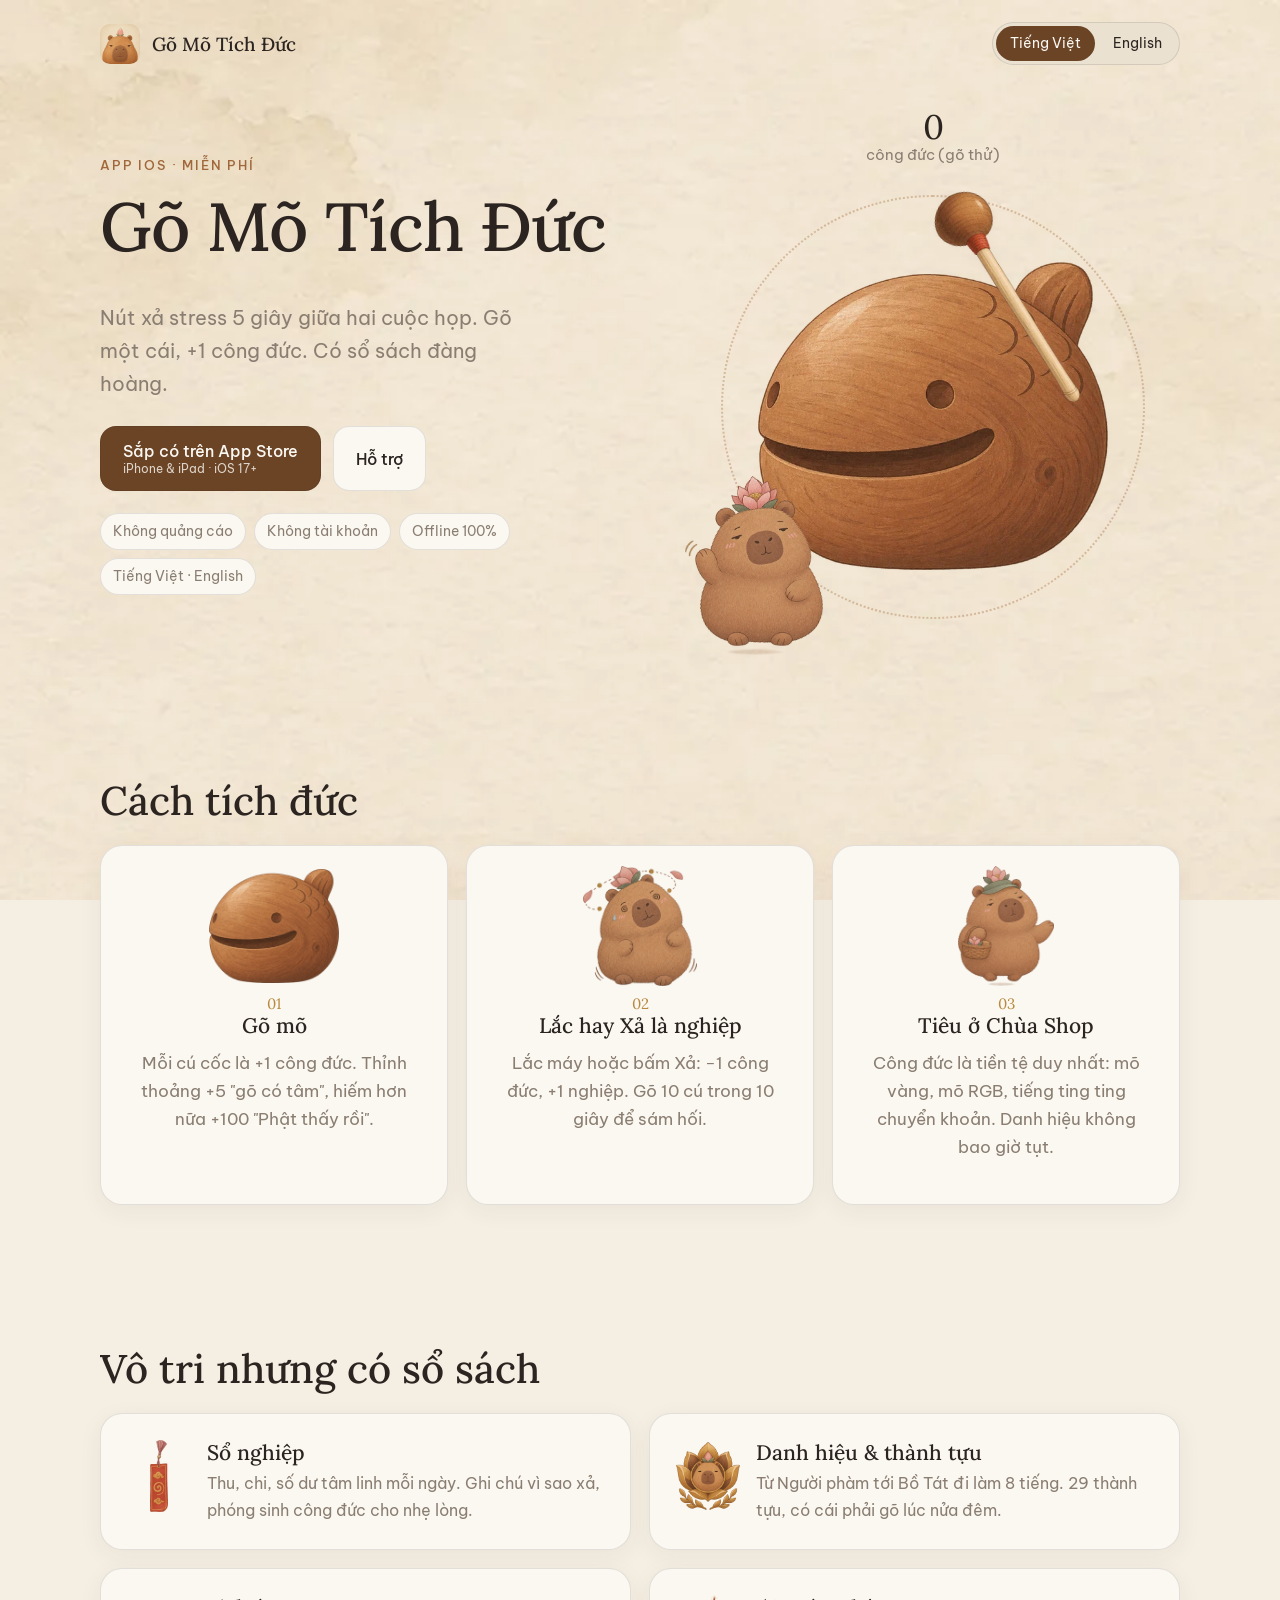
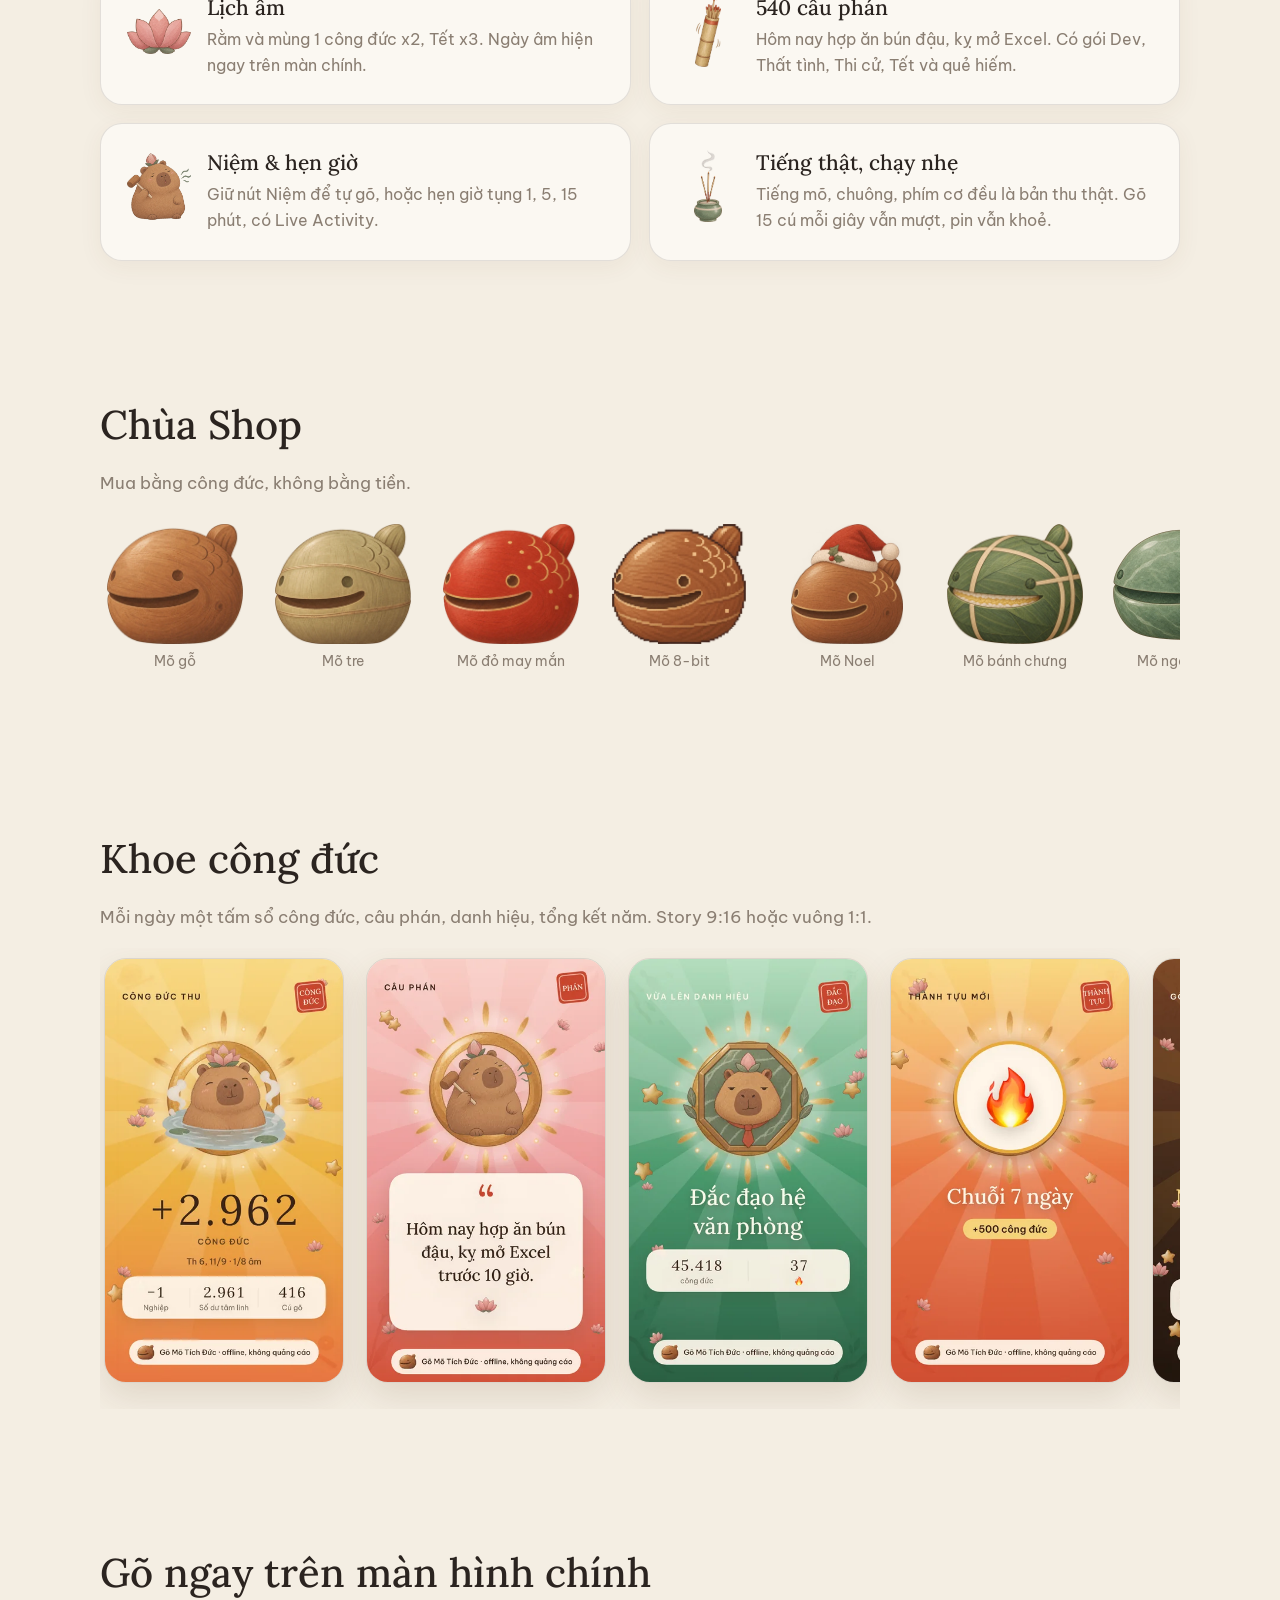
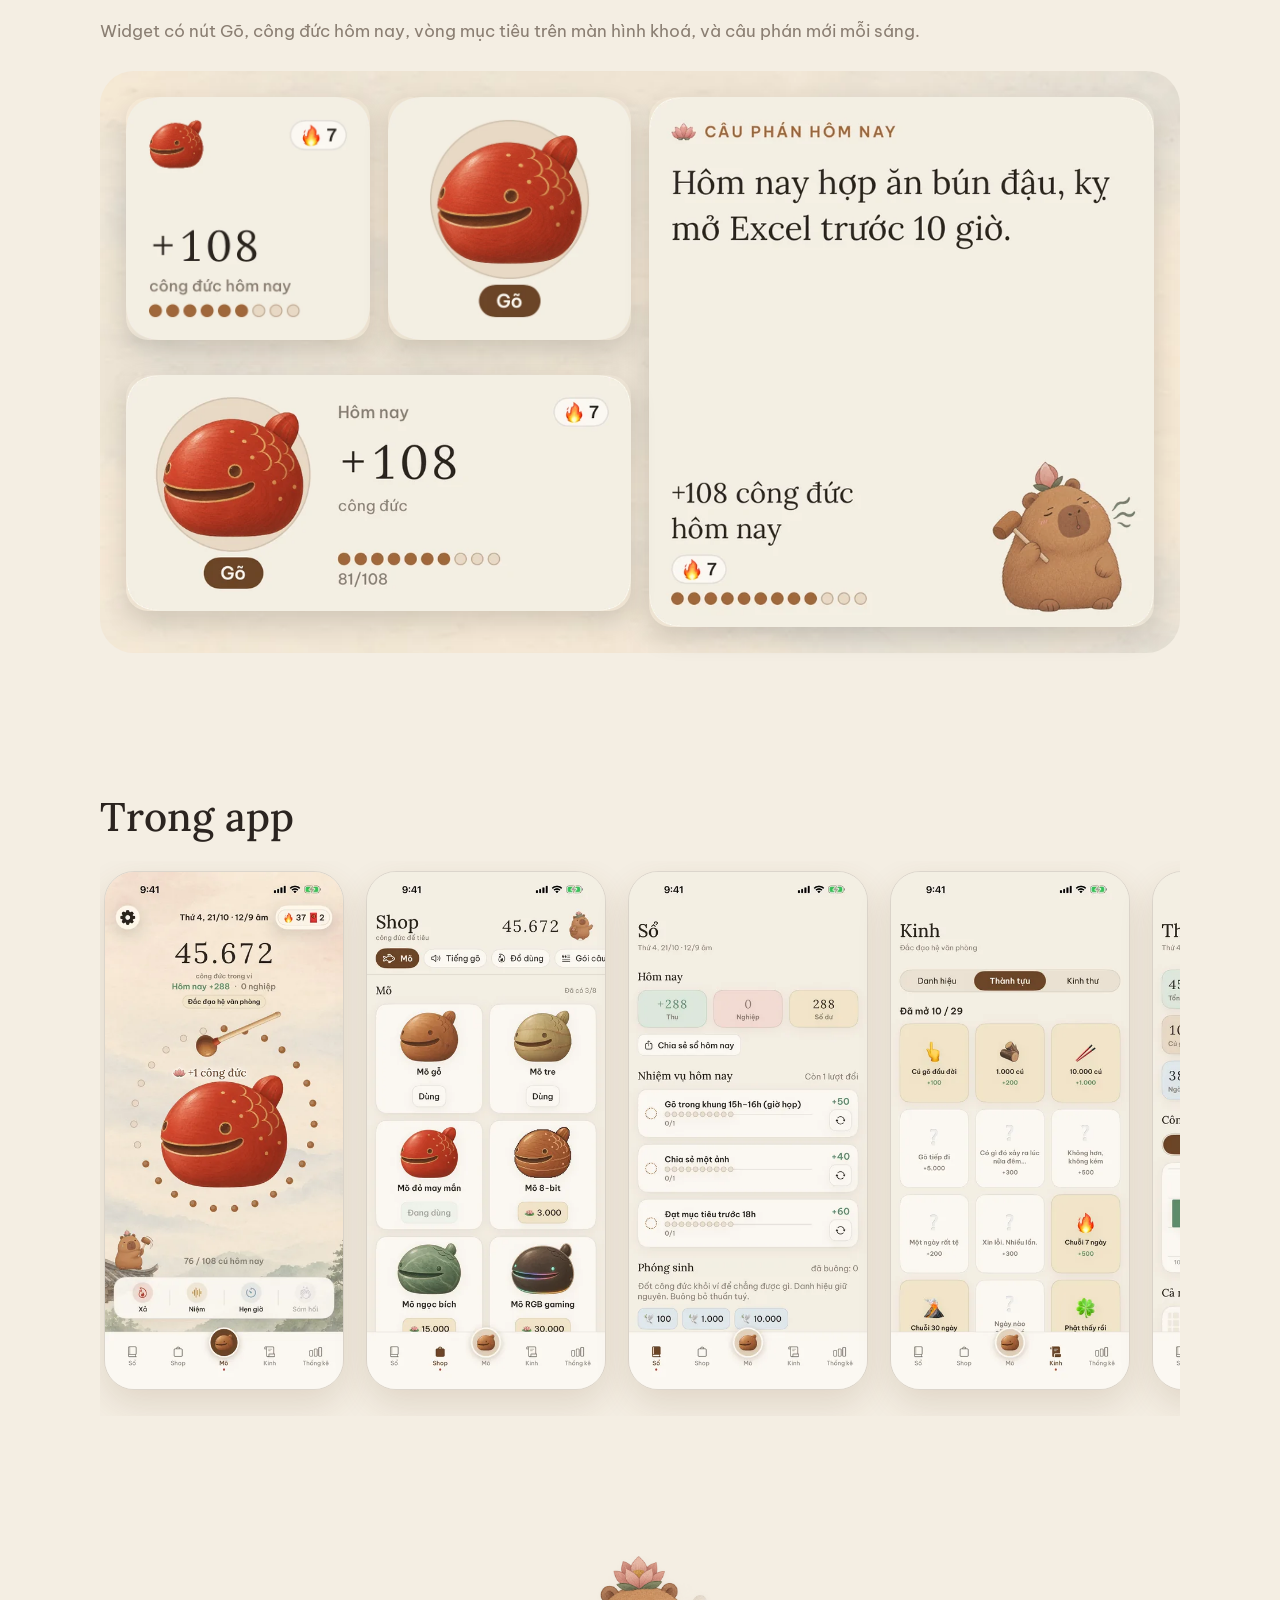
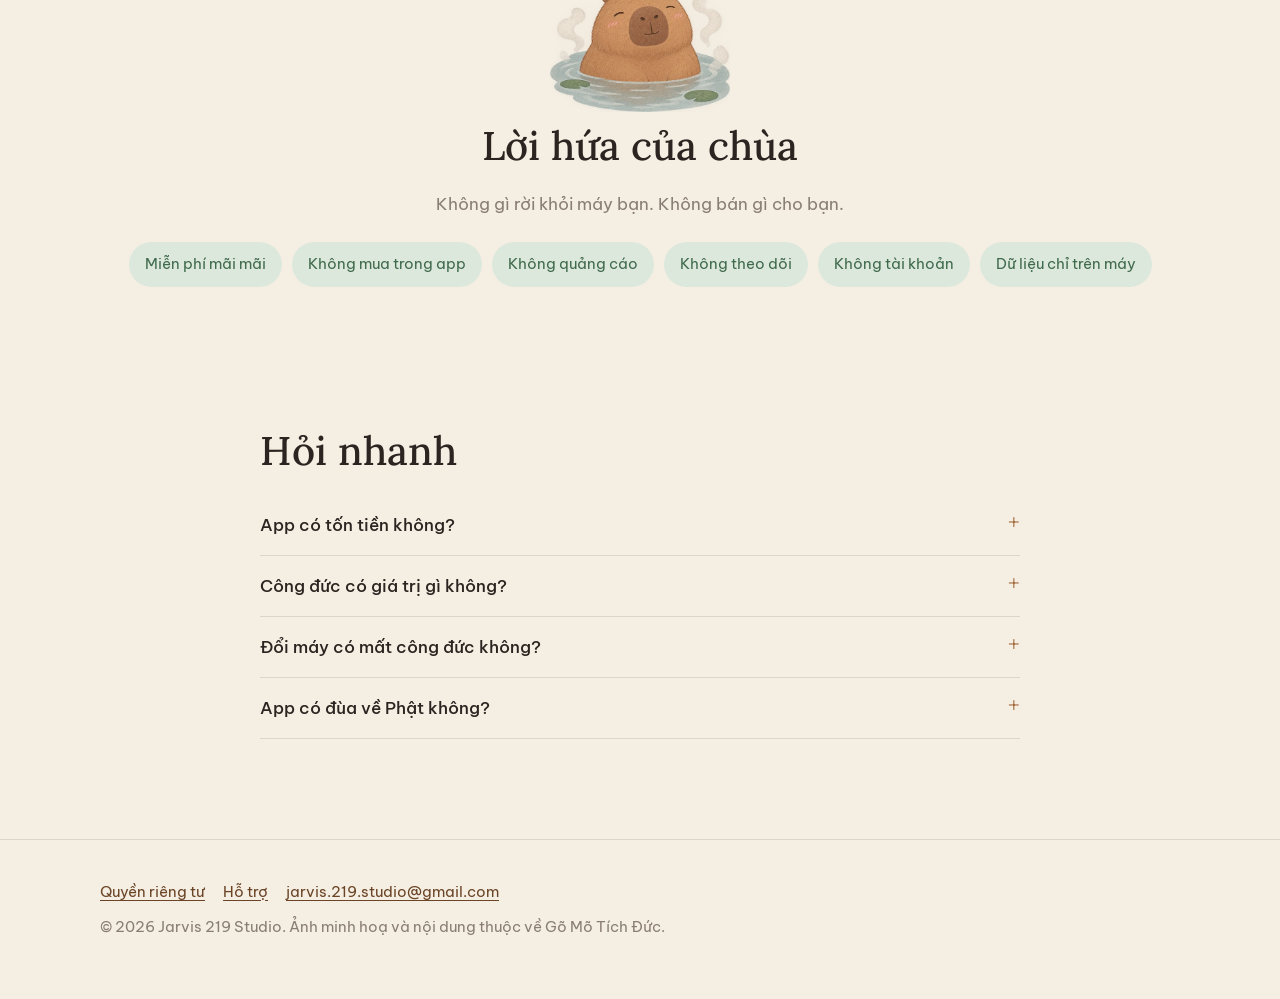
<file: index.html>
<!doctype html>
<html lang="vi">
<head>
<meta charset="utf-8">
<meta name="viewport" content="width=device-width, initial-scale=1">
<title>Gõ Mõ Tích Đức · Gõ một cái, +1 công đức</title>
<meta name="description" content="App gõ mõ vô tri cho dân văn phòng: mỗi cú cốc +1 công đức, lắc máy là mang nghiệp, tiêu công đức ở Chùa Shop. Miễn phí, offline, không quảng cáo.">
<link rel="canonical" href="https://jarvis219.github.io/go-mo-tich-duc-site/">
<link rel="alternate" hreflang="vi" href="https://jarvis219.github.io/go-mo-tich-duc-site/">
<link rel="alternate" hreflang="en" href="https://jarvis219.github.io/go-mo-tich-duc-site/en/">
<link rel="alternate" hreflang="x-default" href="https://jarvis219.github.io/go-mo-tich-duc-site/">
<meta name="theme-color" content="#F4EEE3">
<meta property="og:type" content="website">
<meta property="og:site_name" content="Gõ Mõ Tích Đức · Merit Tap">
<meta property="og:title" content="Gõ Mõ Tích Đức · Gõ một cái, +1 công đức">
<meta property="og:description" content="App gõ mõ vô tri cho dân văn phòng: mỗi cú cốc +1 công đức, lắc máy là mang nghiệp, tiêu công đức ở Chùa Shop. Miễn phí, offline, không quảng cáo.">
<meta property="og:url" content="https://jarvis219.github.io/go-mo-tich-duc-site/">
<meta property="og:image" content="https://jarvis219.github.io/go-mo-tich-duc-site/assets/og-vi.png">
<meta property="og:image:width" content="1200">
<meta property="og:image:height" content="630">
<meta name="twitter:card" content="summary_large_image">
<meta name="twitter:image" content="https://jarvis219.github.io/go-mo-tich-duc-site/assets/og-vi.png">
<link rel="icon" type="image/png" sizes="32x32" href="assets/favicon-32.png">
<link rel="apple-touch-icon" href="assets/apple-touch-icon.png">
<link rel="preconnect" href="https://fonts.googleapis.com">
<link rel="preconnect" href="https://fonts.gstatic.com" crossorigin>
<link href="https://fonts.googleapis.com/css2?family=Be+Vietnam+Pro:wght@400;500;600&family=Lora:wght@400;500&display=swap" rel="stylesheet">
<link rel="stylesheet" href="assets/style.css?v=86c6da44">
</head>
<body>
<div class="wrap top">
  <a class="brand" href=""><img src="assets/img/icon.webp" width="40" height="40" alt="">Gõ Mõ Tích Đức</a>
  <nav class="lang-switch" aria-label="Language"><a href="" hreflang="vi" aria-current="true">Tiếng Việt</a><a href="en/" hreflang="en">English</a></nav>
</div>

<main>
  <div class="wrap hero">
    <div>
      <div class="eyebrow">App iOS · miễn phí</div>
      <h1>Gõ Mõ Tích Đức</h1>
      <p class="tagline">Nút xả stress 5 giây giữa hai cuộc họp. Gõ một cái, +1 công đức. Có sổ sách đàng hoàng.</p>
      <div class="cta">
        <span class="btn primary" aria-disabled="true"><span>Sắp có trên App Store<small>iPhone &amp; iPad · iOS 17+</small></span></span>
        <a class="btn ghost" href="support/#vi">Hỗ trợ</a>
      </div>
      <div class="pills"><span class="pill">Không quảng cáo</span><span class="pill">Không tài khoản</span><span class="pill">Offline 100%</span><span class="pill">Tiếng Việt · English</span></div>
    </div>
    <div class="stage" id="stage" data-float="+1 công đức" data-lucky="+100 Phật thấy rồi">
      <div class="ring"></div>
      <div class="count"><b id="count">0</b>công đức (gõ thử)</div>
      <button type="button" aria-label="Gõ thử đi"><img class="mo" src="assets/img/mo_wood.webp" alt=""></button>
      <img class="mallet" src="assets/img/mallet_left.webp" alt="">
      <img class="tinh" src="assets/img/mascot_wave.webp" alt="">
    </div>
  </div>

  <section>
    <div class="wrap">
      <h2>Cách tích đức</h2>
      <div class="grid3">
      <div class="card step"><img src="assets/img/mo_wood.webp" alt="" loading="lazy"><div class="n">01</div><h3>Gõ mõ</h3><p class="muted">Mỗi cú cốc là +1 công đức. Thỉnh thoảng +5 &quot;gõ có tâm&quot;, hiếm hơn nữa +100 &quot;Phật thấy rồi&quot;.</p></div>
      <div class="card step"><img src="assets/img/mascot_dizzy.webp" alt="" loading="lazy"><div class="n">02</div><h3>Lắc hay Xả là nghiệp</h3><p class="muted">Lắc máy hoặc bấm Xả: −1 công đức, +1 nghiệp. Gõ 10 cú trong 10 giây để sám hối.</p></div>
      <div class="card step"><img src="assets/img/mascot_shop.webp" alt="" loading="lazy"><div class="n">03</div><h3>Tiêu ở Chùa Shop</h3><p class="muted">Công đức là tiền tệ duy nhất: mõ vàng, mõ RGB, tiếng ting ting chuyển khoản. Danh hiệu không bao giờ tụt.</p></div>
      </div>
    </div>
  </section>

  <section>
    <div class="wrap">
      <h2>Vô tri nhưng có sổ sách</h2>
      <div class="grid2">
      <div class="card feature"><img src="assets/img/item_charm.webp" alt="" loading="lazy"><div><h3>Sổ nghiệp</h3><p>Thu, chi, số dư tâm linh mỗi ngày. Ghi chú vì sao xả, phóng sinh công đức cho nhẹ lòng.</p></div></div>
      <div class="card feature"><img src="assets/img/rank_4.webp" alt="" loading="lazy"><div><h3>Danh hiệu &amp; thành tựu</h3><p>Từ Người phàm tới Bồ Tát đi làm 8 tiếng. 29 thành tựu, có cái phải gõ lúc nửa đêm.</p></div></div>
      <div class="card feature"><img src="assets/img/fx_lotus.webp" alt="" loading="lazy"><div><h3>Lịch âm</h3><p>Rằm và mùng 1 công đức x2, Tết x3. Ngày âm hiện ngay trên màn chính.</p></div></div>
      <div class="card feature"><img src="assets/img/item_xinxam.webp" alt="" loading="lazy"><div><h3>540 câu phán</h3><p>Hôm nay hợp ăn bún đậu, kỵ mở Excel. Có gói Dev, Thất tình, Thi cử, Tết và quẻ hiếm.</p></div></div>
      <div class="card feature"><img src="assets/img/mascot_chant.webp" alt="" loading="lazy"><div><h3>Niệm &amp; hẹn giờ</h3><p>Giữ nút Niệm để tự gõ, hoặc hẹn giờ tụng 1, 5, 15 phút, có Live Activity.</p></div></div>
      <div class="card feature"><img src="assets/img/item_incense.webp" alt="" loading="lazy"><div><h3>Tiếng thật, chạy nhẹ</h3><p>Tiếng mõ, chuông, phím cơ đều là bản thu thật. Gõ 15 cú mỗi giây vẫn mượt, pin vẫn khoẻ.</p></div></div>
      </div>
    </div>
  </section>

  <section>
    <div class="wrap">
      <h2>Chùa Shop</h2>
      <p class="muted">Mua bằng công đức, không bằng tiền.</p>
      <div class="shelf"><figure><img src="assets/img/mo_wood.webp" alt="Mõ gỗ" loading="lazy"><figcaption>Mõ gỗ</figcaption></figure><figure><img src="assets/img/mo_bamboo.webp" alt="Mõ tre" loading="lazy"><figcaption>Mõ tre</figcaption></figure><figure><img src="assets/img/mo_red.webp" alt="Mõ đỏ may mắn" loading="lazy"><figcaption>Mõ đỏ may mắn</figcaption></figure><figure><img src="assets/img/mo_pixel.webp" alt="Mõ 8-bit" loading="lazy"><figcaption>Mõ 8-bit</figcaption></figure><figure><img src="assets/img/mo_noel.webp" alt="Mõ Noel" loading="lazy"><figcaption>Mõ Noel</figcaption></figure><figure><img src="assets/img/mo_banhchung.webp" alt="Mõ bánh chưng" loading="lazy"><figcaption>Mõ bánh chưng</figcaption></figure><figure><img src="assets/img/mo_jade.webp" alt="Mõ ngọc bích" loading="lazy"><figcaption>Mõ ngọc bích</figcaption></figure><figure><img src="assets/img/mo_rgb.webp" alt="Mõ RGB gaming" loading="lazy"><figcaption>Mõ RGB gaming</figcaption></figure><figure><img src="assets/img/mo_gold.webp" alt="Mõ vàng ròng" loading="lazy"><figcaption>Mõ vàng ròng</figcaption></figure><figure><img src="assets/img/mo_diamond.webp" alt="Mõ kim cương" loading="lazy"><figcaption>Mõ kim cương</figcaption></figure></div>
    </div>
  </section>

  <section>
    <div class="wrap">
      <h2>Khoe công đức</h2>
      <p class="muted">Mỗi ngày một tấm sổ công đức, câu phán, danh hiệu, tổng kết năm. Story 9:16 hoặc vuông 1:1.</p>
      <div class="shots cards"><img src="assets/cards/day_vi.webp" alt="" loading="lazy"><img src="assets/cards/quote_vi.webp" alt="" loading="lazy"><img src="assets/cards/rank_vi.webp" alt="" loading="lazy"><img src="assets/cards/ach_vi.webp" alt="" loading="lazy"><img src="assets/cards/year_vi.webp" alt="" loading="lazy"></div>
    </div>
  </section>

  <section>
    <div class="wrap">
      <h2>Gõ ngay trên màn hình chính</h2>
      <p class="muted">Widget có nút Gõ, công đức hôm nay, vòng mục tiêu trên màn hình khoá, và câu phán mới mỗi sáng.</p>
      <div class="widgets"><img class="w-small" src="assets/widgets/vi-merit_small.webp" alt="" loading="lazy"><img class="w-small" src="assets/widgets/vi-tap_small.webp" alt="" loading="lazy"><img class="w-large" src="assets/widgets/vi-oracle_large.webp" alt="" loading="lazy"><img class="w-medium" src="assets/widgets/vi-tap_medium.webp" alt="" loading="lazy"></div>
    </div>
  </section>

  <section>
    <div class="wrap">
      <h2>Trong app</h2>
      <div class="shots"><img src="assets/shots/vi-home.webp" alt="Gõ mõ" loading="lazy"><img src="assets/shots/vi-shop.webp" alt="Chùa Shop" loading="lazy"><img src="assets/shots/vi-ledger.webp" alt="Sổ và nhiệm vụ" loading="lazy"><img src="assets/shots/vi-badges.webp" alt="Thành tựu" loading="lazy"><img src="assets/shots/vi-stats.webp" alt="Thống kê" loading="lazy"><img src="assets/shots/vi-share.webp" alt="Chia sẻ" loading="lazy"></div>
    </div>
  </section>

  <section class="promise">
    <div class="wrap">
      <img src="assets/img/mascot_bliss.webp" alt="" width="180" style="margin:0 auto 10px" loading="lazy">
      <h2>Lời hứa của chùa</h2>
      <p class="muted">Không gì rời khỏi máy bạn. Không bán gì cho bạn.</p>
      <ul><li>Miễn phí mãi mãi</li><li>Không mua trong app</li><li>Không quảng cáo</li><li>Không theo dõi</li><li>Không tài khoản</li><li>Dữ liệu chỉ trên máy</li></ul>
    </div>
  </section>

  <section>
    <div class="wrap" style="max-width:760px">
      <h2>Hỏi nhanh</h2>
      <details><summary>App có tốn tiền không?</summary><p>Không. Miễn phí hoàn toàn, không mua trong app, không quảng cáo. Mọi thứ trong shop mua bằng công đức gõ ra.</p></details><details><summary>Công đức có giá trị gì không?</summary><p>Không có giá trị gì ngoài giá trị tinh thần và giá trị khoe. App là đồ vô tri, không phải lời khuyên tâm linh.</p></details><details><summary>Đổi máy có mất công đức không?</summary><p>Vào Cài đặt → Xuất backup, hoặc bật sao lưu iCloud của chính bạn. Không có máy chủ nào giữ hộ.</p></details><details><summary>App có đùa về Phật không?</summary><p>Không. Câu đùa là về đời văn phòng, deadline và chính mình. Phật chỉ đứng xem và gật đầu.</p></details>
    </div>
  </section>
</main>
<footer>
  <div class="wrap">
    <nav>
      <a href="privacy/#vi">Quyền riêng tư</a>
      <a href="support/#vi">Hỗ trợ</a>
      <a href="mailto:jarvis.219.studio@gmail.com">jarvis.219.studio@gmail.com</a>
    </nav>
    <div>© 2026 Jarvis 219 Studio. Ảnh minh hoạ và nội dung thuộc về Gõ Mõ Tích Đức.</div>
  </div>
</footer>

<audio id="knock" src="assets/audio/mo.m4a" preload="auto"></audio>
<script>
(() => {
  const stage = document.getElementById("stage"), count = document.getElementById("count"), knock = document.getElementById("knock");
  let n = 0;
  stage.querySelector("button").addEventListener("pointerdown", (event) => {
    const lucky = Math.random() < 0.03;
    n += lucky ? 100 : 1;
    count.textContent = n.toLocaleString(document.documentElement.lang);
    stage.classList.remove("hit"); void stage.offsetWidth; stage.classList.add("hit");
    setTimeout(() => stage.classList.remove("hit"), 90);
    try { knock.currentTime = 0; knock.play(); } catch (e) {}
    const rect = stage.getBoundingClientRect(), f = document.createElement("span");
    f.className = "float" + (lucky ? " lucky" : "");
    f.textContent = lucky ? stage.dataset.lucky : stage.dataset.float;
    f.style.left = (event.clientX - rect.left) + "px"; f.style.top = (event.clientY - rect.top) + "px";
    stage.appendChild(f); setTimeout(() => f.remove(), 850);
  });
})();
</script>
</body>
</html>
</file>
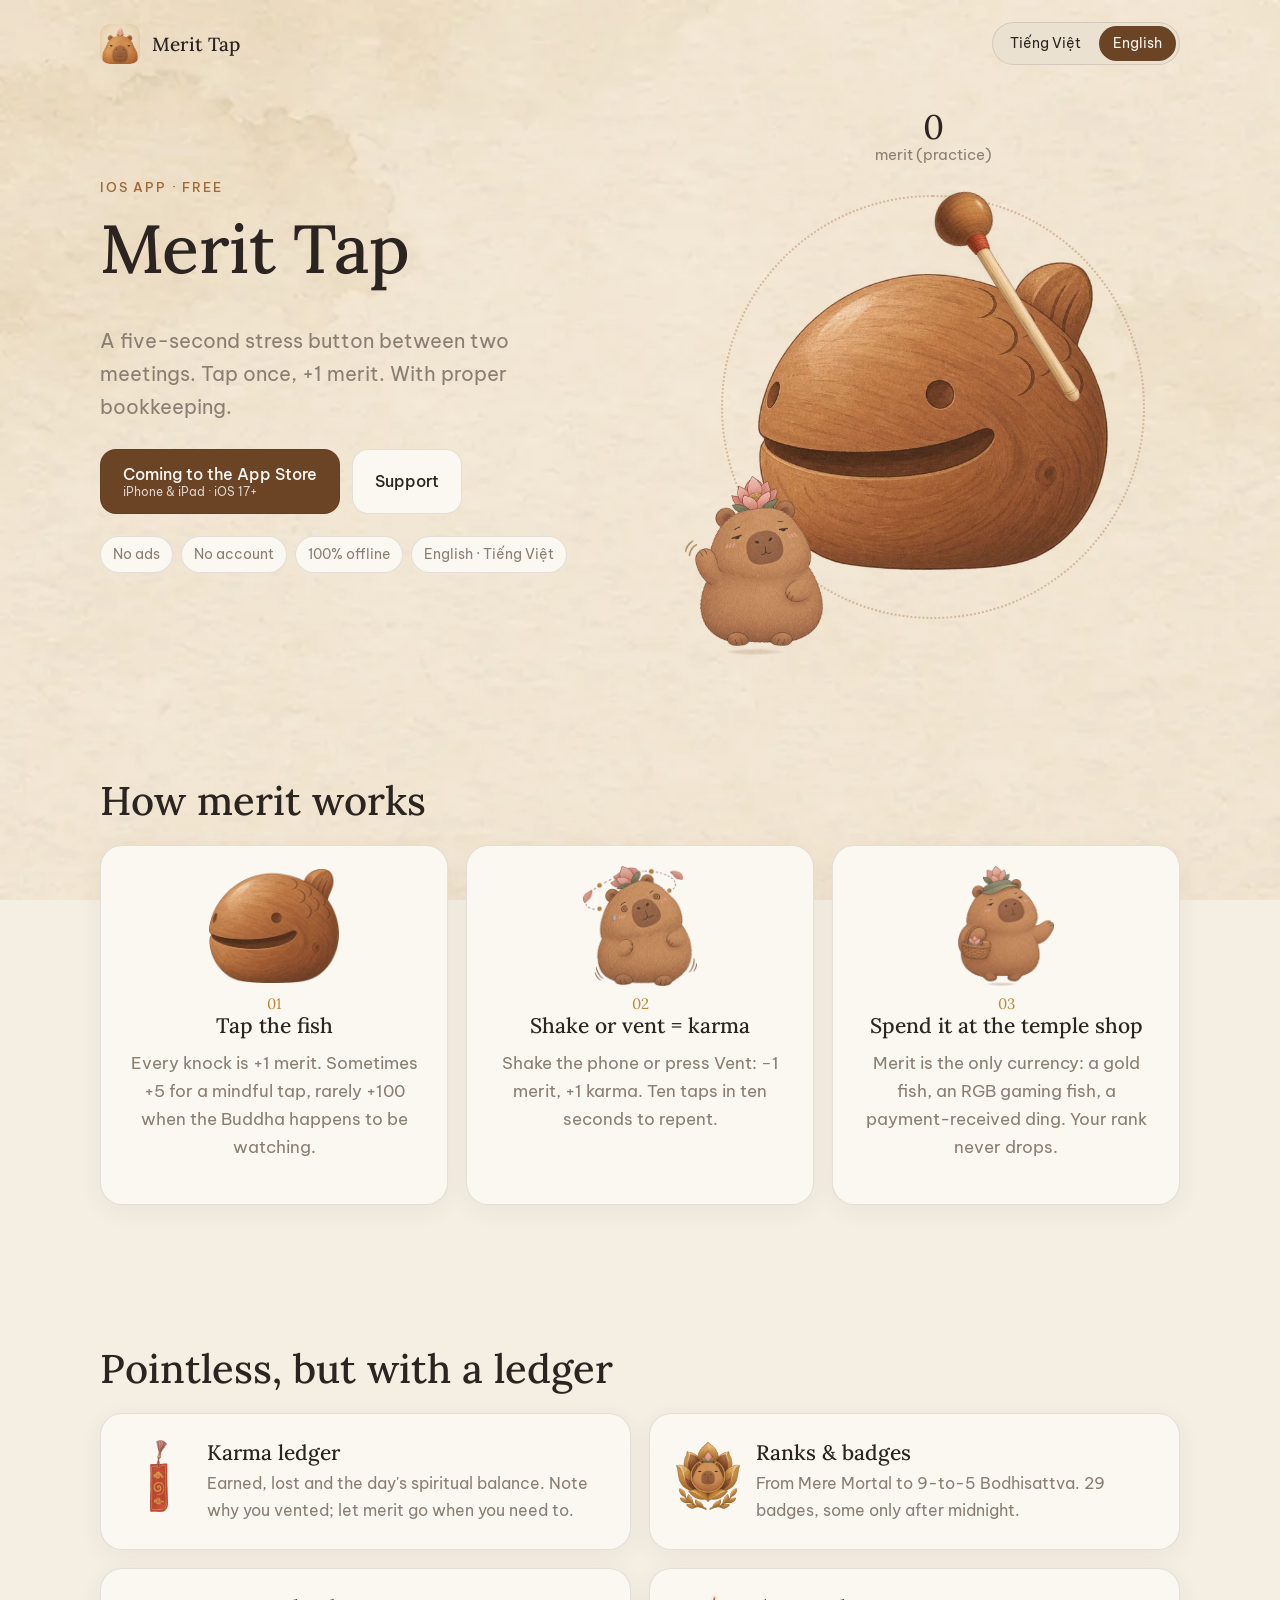
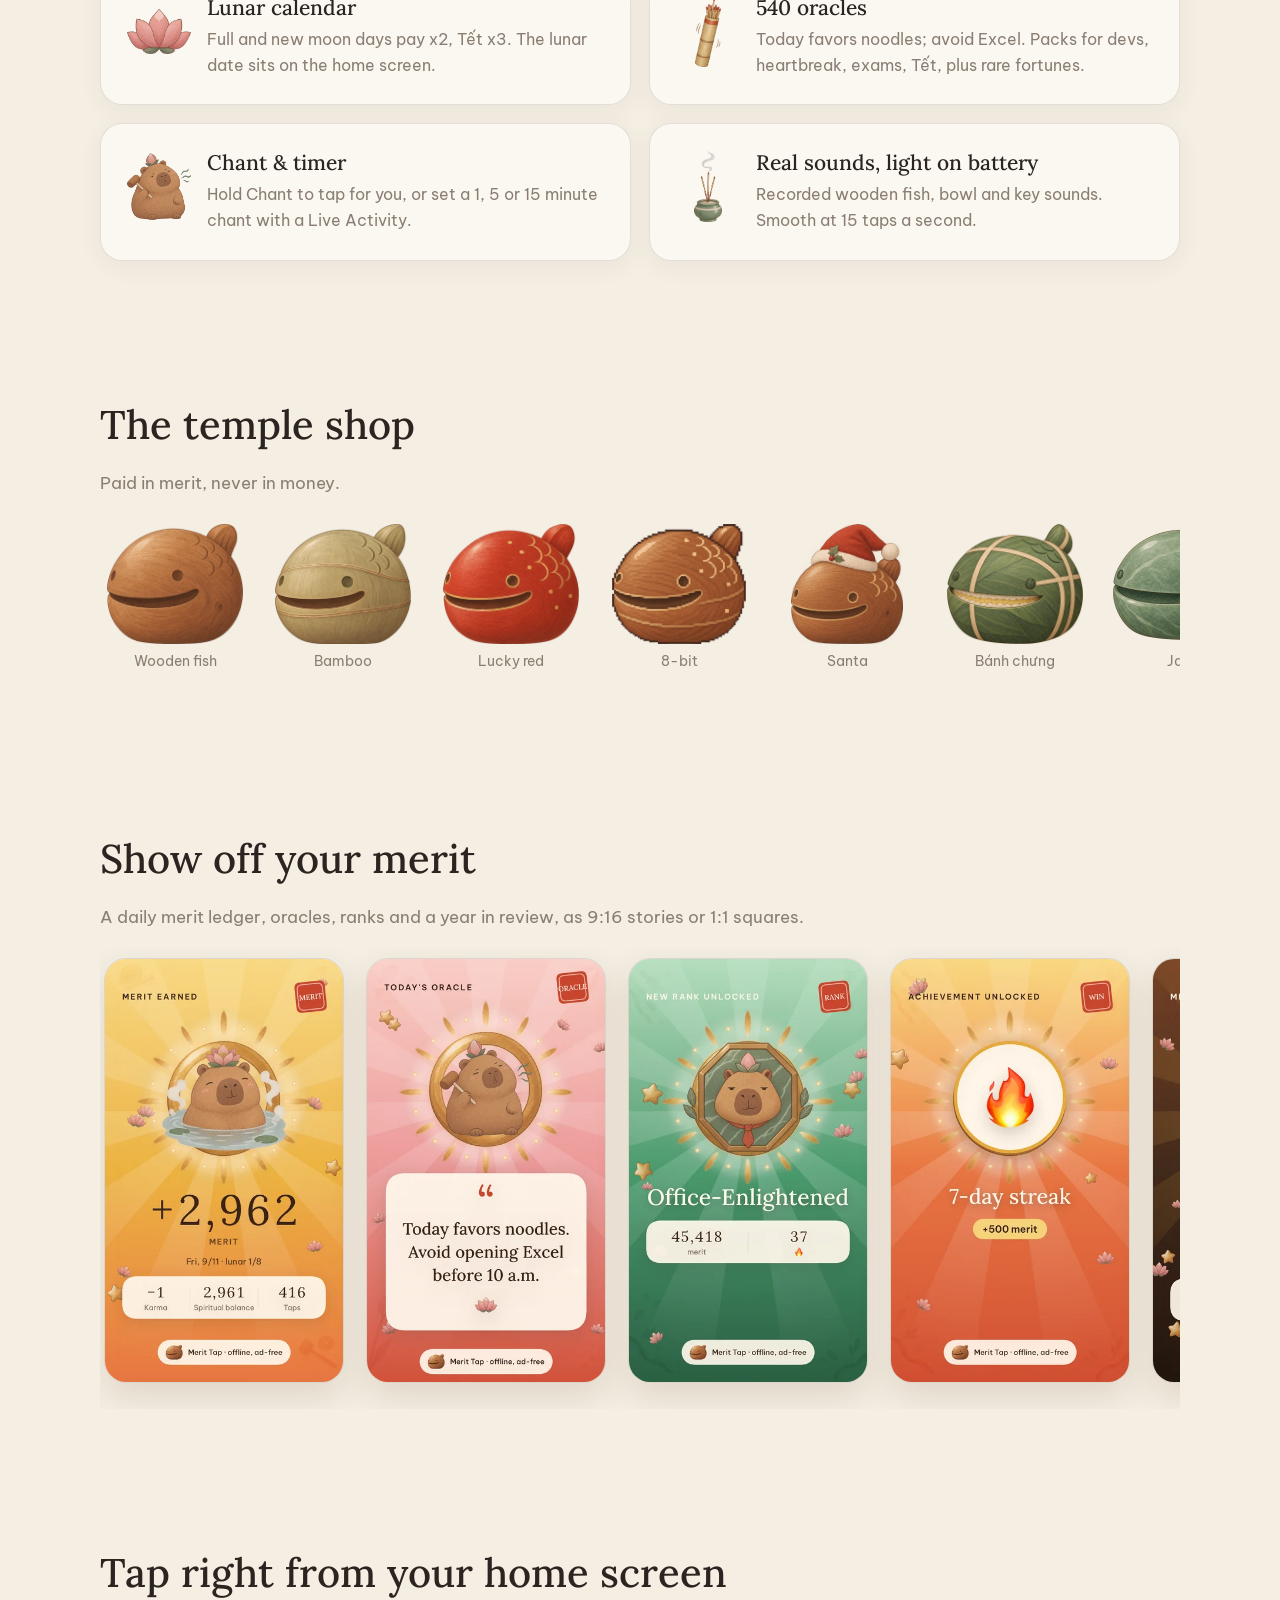
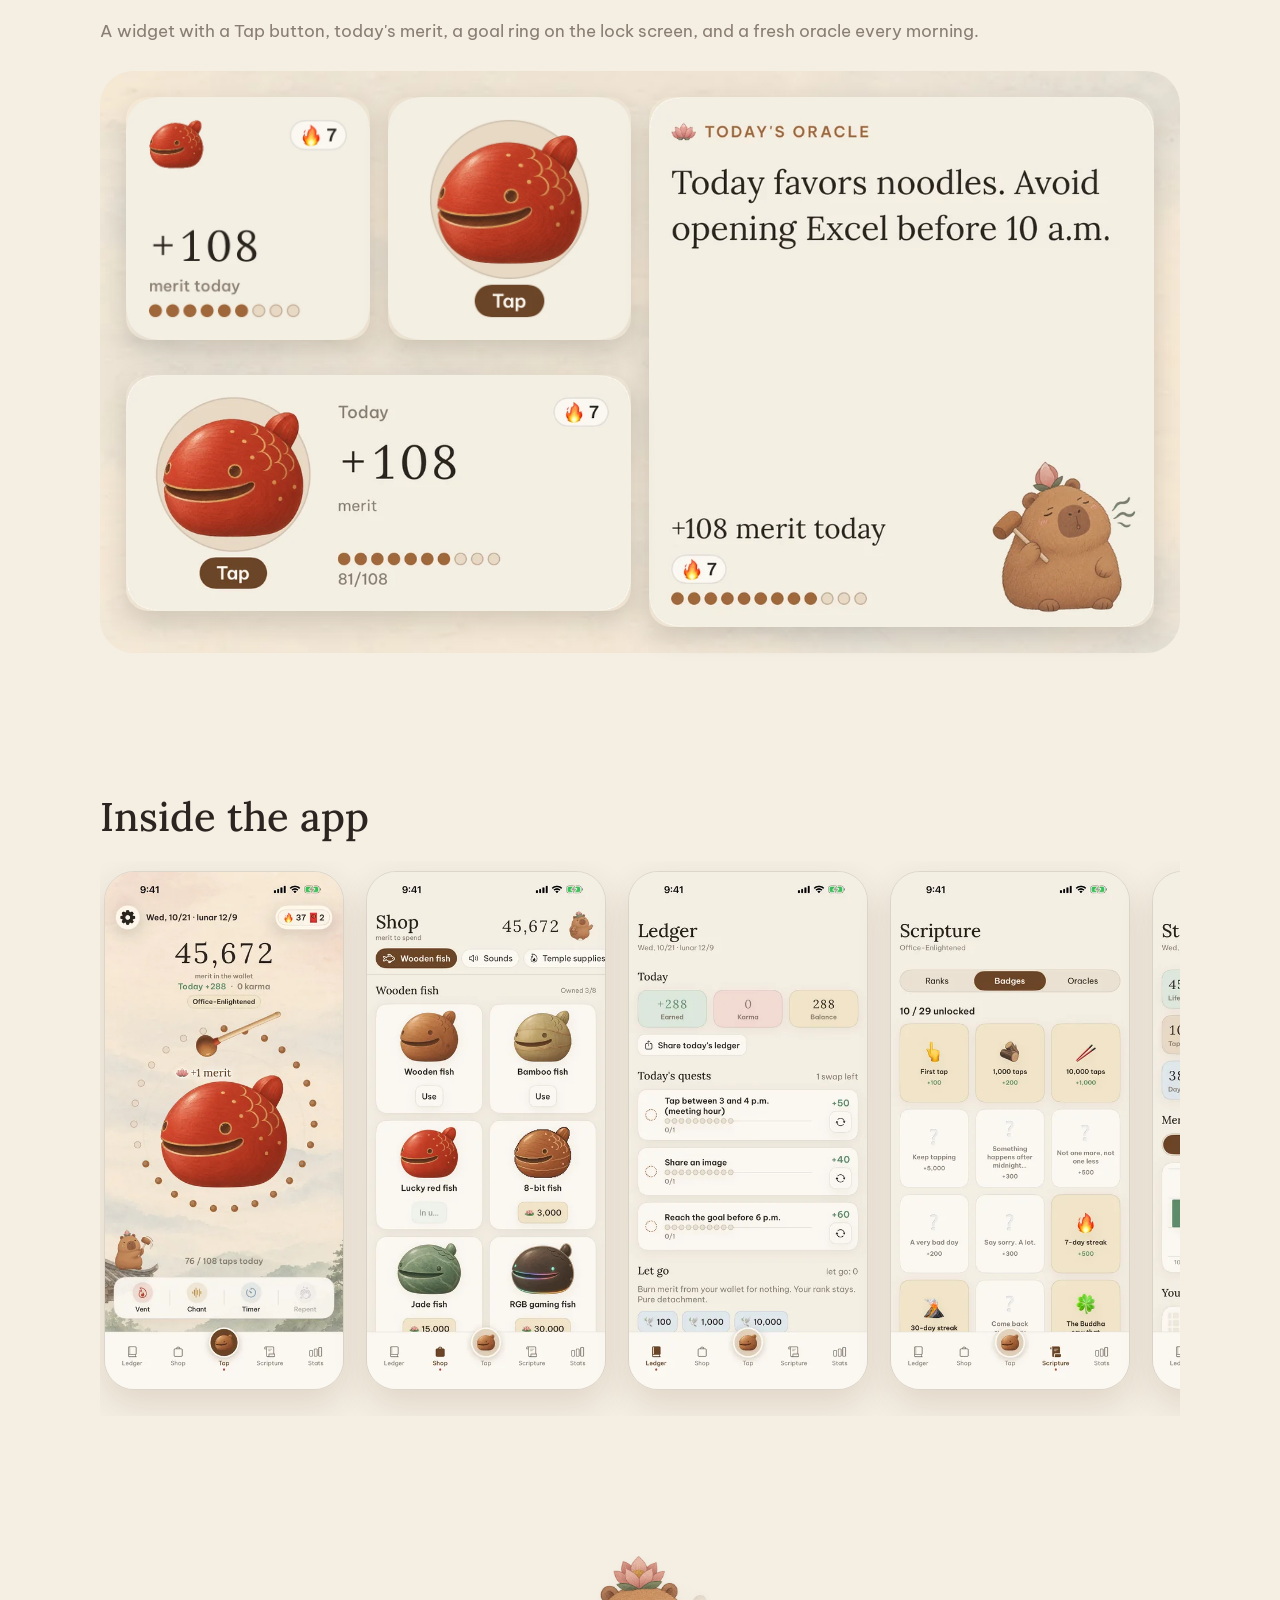
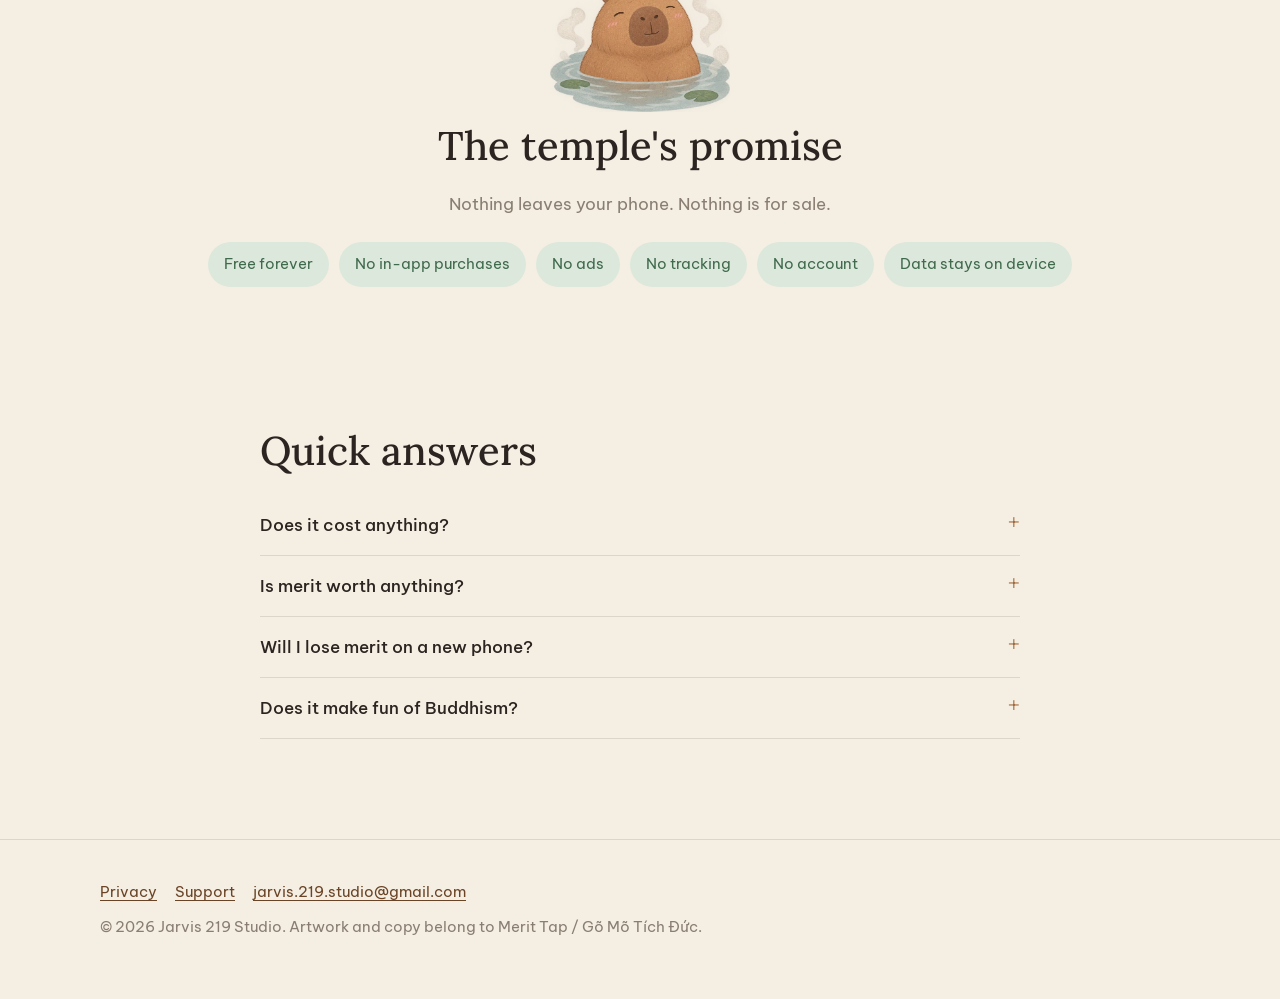
<file: en/index.html>
<!doctype html>
<html lang="en">
<head>
<meta charset="utf-8">
<meta name="viewport" content="width=device-width, initial-scale=1">
<title>Merit Tap · Tap once, +1 merit</title>
<meta name="description" content="A deadpan wooden-fish app for office survivors: every knock is +1 merit, shaking the phone adds karma, and the shop only takes merit. Free, offline, no ads.">
<link rel="canonical" href="https://jarvis219.github.io/go-mo-tich-duc-site/en/">
<link rel="alternate" hreflang="vi" href="https://jarvis219.github.io/go-mo-tich-duc-site/">
<link rel="alternate" hreflang="en" href="https://jarvis219.github.io/go-mo-tich-duc-site/en/">
<link rel="alternate" hreflang="x-default" href="https://jarvis219.github.io/go-mo-tich-duc-site/">
<meta name="theme-color" content="#F4EEE3">
<meta property="og:type" content="website">
<meta property="og:site_name" content="Gõ Mõ Tích Đức · Merit Tap">
<meta property="og:title" content="Merit Tap · Tap once, +1 merit">
<meta property="og:description" content="A deadpan wooden-fish app for office survivors: every knock is +1 merit, shaking the phone adds karma, and the shop only takes merit. Free, offline, no ads.">
<meta property="og:url" content="https://jarvis219.github.io/go-mo-tich-duc-site/en/">
<meta property="og:image" content="https://jarvis219.github.io/go-mo-tich-duc-site/assets/og-en.png">
<meta property="og:image:width" content="1200">
<meta property="og:image:height" content="630">
<meta name="twitter:card" content="summary_large_image">
<meta name="twitter:image" content="https://jarvis219.github.io/go-mo-tich-duc-site/assets/og-en.png">
<link rel="icon" type="image/png" sizes="32x32" href="../assets/favicon-32.png">
<link rel="apple-touch-icon" href="../assets/apple-touch-icon.png">
<link rel="preconnect" href="https://fonts.googleapis.com">
<link rel="preconnect" href="https://fonts.gstatic.com" crossorigin>
<link href="https://fonts.googleapis.com/css2?family=Be+Vietnam+Pro:wght@400;500;600&family=Lora:wght@400;500&display=swap" rel="stylesheet">
<link rel="stylesheet" href="../assets/style.css?v=86c6da44">
</head>
<body>
<div class="wrap top">
  <a class="brand" href="../"><img src="../assets/img/icon.webp" width="40" height="40" alt="">Merit Tap</a>
  <nav class="lang-switch" aria-label="Language"><a href="../" hreflang="vi">Tiếng Việt</a><a href="../en/" hreflang="en" aria-current="true">English</a></nav>
</div>

<main>
  <div class="wrap hero">
    <div>
      <div class="eyebrow">iOS app · free</div>
      <h1>Merit Tap</h1>
      <p class="tagline">A five-second stress button between two meetings. Tap once, +1 merit. With proper bookkeeping.</p>
      <div class="cta">
        <span class="btn primary" aria-disabled="true"><span>Coming to the App Store<small>iPhone &amp; iPad · iOS 17+</small></span></span>
        <a class="btn ghost" href="../support/#en">Support</a>
      </div>
      <div class="pills"><span class="pill">No ads</span><span class="pill">No account</span><span class="pill">100% offline</span><span class="pill">English · Tiếng Việt</span></div>
    </div>
    <div class="stage" id="stage" data-float="+1 merit" data-lucky="+100 The Buddha saw that">
      <div class="ring"></div>
      <div class="count"><b id="count">0</b>merit (practice)</div>
      <button type="button" aria-label="Try it"><img class="mo" src="../assets/img/mo_wood.webp" alt=""></button>
      <img class="mallet" src="../assets/img/mallet_left.webp" alt="">
      <img class="tinh" src="../assets/img/mascot_wave.webp" alt="">
    </div>
  </div>

  <section>
    <div class="wrap">
      <h2>How merit works</h2>
      <div class="grid3">
      <div class="card step"><img src="../assets/img/mo_wood.webp" alt="" loading="lazy"><div class="n">01</div><h3>Tap the fish</h3><p class="muted">Every knock is +1 merit. Sometimes +5 for a mindful tap, rarely +100 when the Buddha happens to be watching.</p></div>
      <div class="card step"><img src="../assets/img/mascot_dizzy.webp" alt="" loading="lazy"><div class="n">02</div><h3>Shake or vent = karma</h3><p class="muted">Shake the phone or press Vent: −1 merit, +1 karma. Ten taps in ten seconds to repent.</p></div>
      <div class="card step"><img src="../assets/img/mascot_shop.webp" alt="" loading="lazy"><div class="n">03</div><h3>Spend it at the temple shop</h3><p class="muted">Merit is the only currency: a gold fish, an RGB gaming fish, a payment-received ding. Your rank never drops.</p></div>
      </div>
    </div>
  </section>

  <section>
    <div class="wrap">
      <h2>Pointless, but with a ledger</h2>
      <div class="grid2">
      <div class="card feature"><img src="../assets/img/item_charm.webp" alt="" loading="lazy"><div><h3>Karma ledger</h3><p>Earned, lost and the day&#x27;s spiritual balance. Note why you vented; let merit go when you need to.</p></div></div>
      <div class="card feature"><img src="../assets/img/rank_4.webp" alt="" loading="lazy"><div><h3>Ranks &amp; badges</h3><p>From Mere Mortal to 9-to-5 Bodhisattva. 29 badges, some only after midnight.</p></div></div>
      <div class="card feature"><img src="../assets/img/fx_lotus.webp" alt="" loading="lazy"><div><h3>Lunar calendar</h3><p>Full and new moon days pay x2, Tết x3. The lunar date sits on the home screen.</p></div></div>
      <div class="card feature"><img src="../assets/img/item_xinxam.webp" alt="" loading="lazy"><div><h3>540 oracles</h3><p>Today favors noodles; avoid Excel. Packs for devs, heartbreak, exams, Tết, plus rare fortunes.</p></div></div>
      <div class="card feature"><img src="../assets/img/mascot_chant.webp" alt="" loading="lazy"><div><h3>Chant &amp; timer</h3><p>Hold Chant to tap for you, or set a 1, 5 or 15 minute chant with a Live Activity.</p></div></div>
      <div class="card feature"><img src="../assets/img/item_incense.webp" alt="" loading="lazy"><div><h3>Real sounds, light on battery</h3><p>Recorded wooden fish, bowl and key sounds. Smooth at 15 taps a second.</p></div></div>
      </div>
    </div>
  </section>

  <section>
    <div class="wrap">
      <h2>The temple shop</h2>
      <p class="muted">Paid in merit, never in money.</p>
      <div class="shelf"><figure><img src="../assets/img/mo_wood.webp" alt="Wooden fish" loading="lazy"><figcaption>Wooden fish</figcaption></figure><figure><img src="../assets/img/mo_bamboo.webp" alt="Bamboo" loading="lazy"><figcaption>Bamboo</figcaption></figure><figure><img src="../assets/img/mo_red.webp" alt="Lucky red" loading="lazy"><figcaption>Lucky red</figcaption></figure><figure><img src="../assets/img/mo_pixel.webp" alt="8-bit" loading="lazy"><figcaption>8-bit</figcaption></figure><figure><img src="../assets/img/mo_noel.webp" alt="Santa" loading="lazy"><figcaption>Santa</figcaption></figure><figure><img src="../assets/img/mo_banhchung.webp" alt="Bánh chưng" loading="lazy"><figcaption>Bánh chưng</figcaption></figure><figure><img src="../assets/img/mo_jade.webp" alt="Jade" loading="lazy"><figcaption>Jade</figcaption></figure><figure><img src="../assets/img/mo_rgb.webp" alt="RGB gaming" loading="lazy"><figcaption>RGB gaming</figcaption></figure><figure><img src="../assets/img/mo_gold.webp" alt="Solid gold" loading="lazy"><figcaption>Solid gold</figcaption></figure><figure><img src="../assets/img/mo_diamond.webp" alt="Diamond" loading="lazy"><figcaption>Diamond</figcaption></figure></div>
    </div>
  </section>

  <section>
    <div class="wrap">
      <h2>Show off your merit</h2>
      <p class="muted">A daily merit ledger, oracles, ranks and a year in review, as 9:16 stories or 1:1 squares.</p>
      <div class="shots cards"><img src="../assets/cards/day_en.webp" alt="" loading="lazy"><img src="../assets/cards/quote_en.webp" alt="" loading="lazy"><img src="../assets/cards/rank_en.webp" alt="" loading="lazy"><img src="../assets/cards/ach_en.webp" alt="" loading="lazy"><img src="../assets/cards/year_en.webp" alt="" loading="lazy"></div>
    </div>
  </section>

  <section>
    <div class="wrap">
      <h2>Tap right from your home screen</h2>
      <p class="muted">A widget with a Tap button, today&#x27;s merit, a goal ring on the lock screen, and a fresh oracle every morning.</p>
      <div class="widgets"><img class="w-small" src="../assets/widgets/en-merit_small.webp" alt="" loading="lazy"><img class="w-small" src="../assets/widgets/en-tap_small.webp" alt="" loading="lazy"><img class="w-large" src="../assets/widgets/en-oracle_large.webp" alt="" loading="lazy"><img class="w-medium" src="../assets/widgets/en-tap_medium.webp" alt="" loading="lazy"></div>
    </div>
  </section>

  <section>
    <div class="wrap">
      <h2>Inside the app</h2>
      <div class="shots"><img src="../assets/shots/en-home.webp" alt="Tapping" loading="lazy"><img src="../assets/shots/en-shop.webp" alt="Temple shop" loading="lazy"><img src="../assets/shots/en-ledger.webp" alt="Ledger and quests" loading="lazy"><img src="../assets/shots/en-badges.webp" alt="Badges" loading="lazy"><img src="../assets/shots/en-stats.webp" alt="Stats" loading="lazy"><img src="../assets/shots/en-share.webp" alt="Sharing" loading="lazy"></div>
    </div>
  </section>

  <section class="promise">
    <div class="wrap">
      <img src="../assets/img/mascot_bliss.webp" alt="" width="180" style="margin:0 auto 10px" loading="lazy">
      <h2>The temple&#x27;s promise</h2>
      <p class="muted">Nothing leaves your phone. Nothing is for sale.</p>
      <ul><li>Free forever</li><li>No in-app purchases</li><li>No ads</li><li>No tracking</li><li>No account</li><li>Data stays on device</li></ul>
    </div>
  </section>

  <section>
    <div class="wrap" style="max-width:760px">
      <h2>Quick answers</h2>
      <details><summary>Does it cost anything?</summary><p>No. Completely free, no in-app purchases, no ads. Everything in the shop is bought with merit you tap out.</p></details><details><summary>Is merit worth anything?</summary><p>Only emotionally, and for bragging. It&#x27;s a joke app, not spiritual advice.</p></details><details><summary>Will I lose merit on a new phone?</summary><p>Export a backup from Settings, or turn on backup to your own iCloud. There is no server holding it for you.</p></details><details><summary>Does it make fun of Buddhism?</summary><p>No. The jokes are about office life, deadlines and ourselves. The Buddha only watches and nods.</p></details>
    </div>
  </section>
</main>
<footer>
  <div class="wrap">
    <nav>
      <a href="../privacy/#en">Privacy</a>
      <a href="../support/#en">Support</a>
      <a href="mailto:jarvis.219.studio@gmail.com">jarvis.219.studio@gmail.com</a>
    </nav>
    <div>© 2026 Jarvis 219 Studio. Artwork and copy belong to Merit Tap / Gõ Mõ Tích Đức.</div>
  </div>
</footer>

<audio id="knock" src="../assets/audio/mo.m4a" preload="auto"></audio>
<script>
(() => {
  const stage = document.getElementById("stage"), count = document.getElementById("count"), knock = document.getElementById("knock");
  let n = 0;
  stage.querySelector("button").addEventListener("pointerdown", (event) => {
    const lucky = Math.random() < 0.03;
    n += lucky ? 100 : 1;
    count.textContent = n.toLocaleString(document.documentElement.lang);
    stage.classList.remove("hit"); void stage.offsetWidth; stage.classList.add("hit");
    setTimeout(() => stage.classList.remove("hit"), 90);
    try { knock.currentTime = 0; knock.play(); } catch (e) {}
    const rect = stage.getBoundingClientRect(), f = document.createElement("span");
    f.className = "float" + (lucky ? " lucky" : "");
    f.textContent = lucky ? stage.dataset.lucky : stage.dataset.float;
    f.style.left = (event.clientX - rect.left) + "px"; f.style.top = (event.clientY - rect.top) + "px";
    stage.appendChild(f); setTimeout(() => f.remove(), 850);
  });
})();
</script>
</body>
</html>
</file>
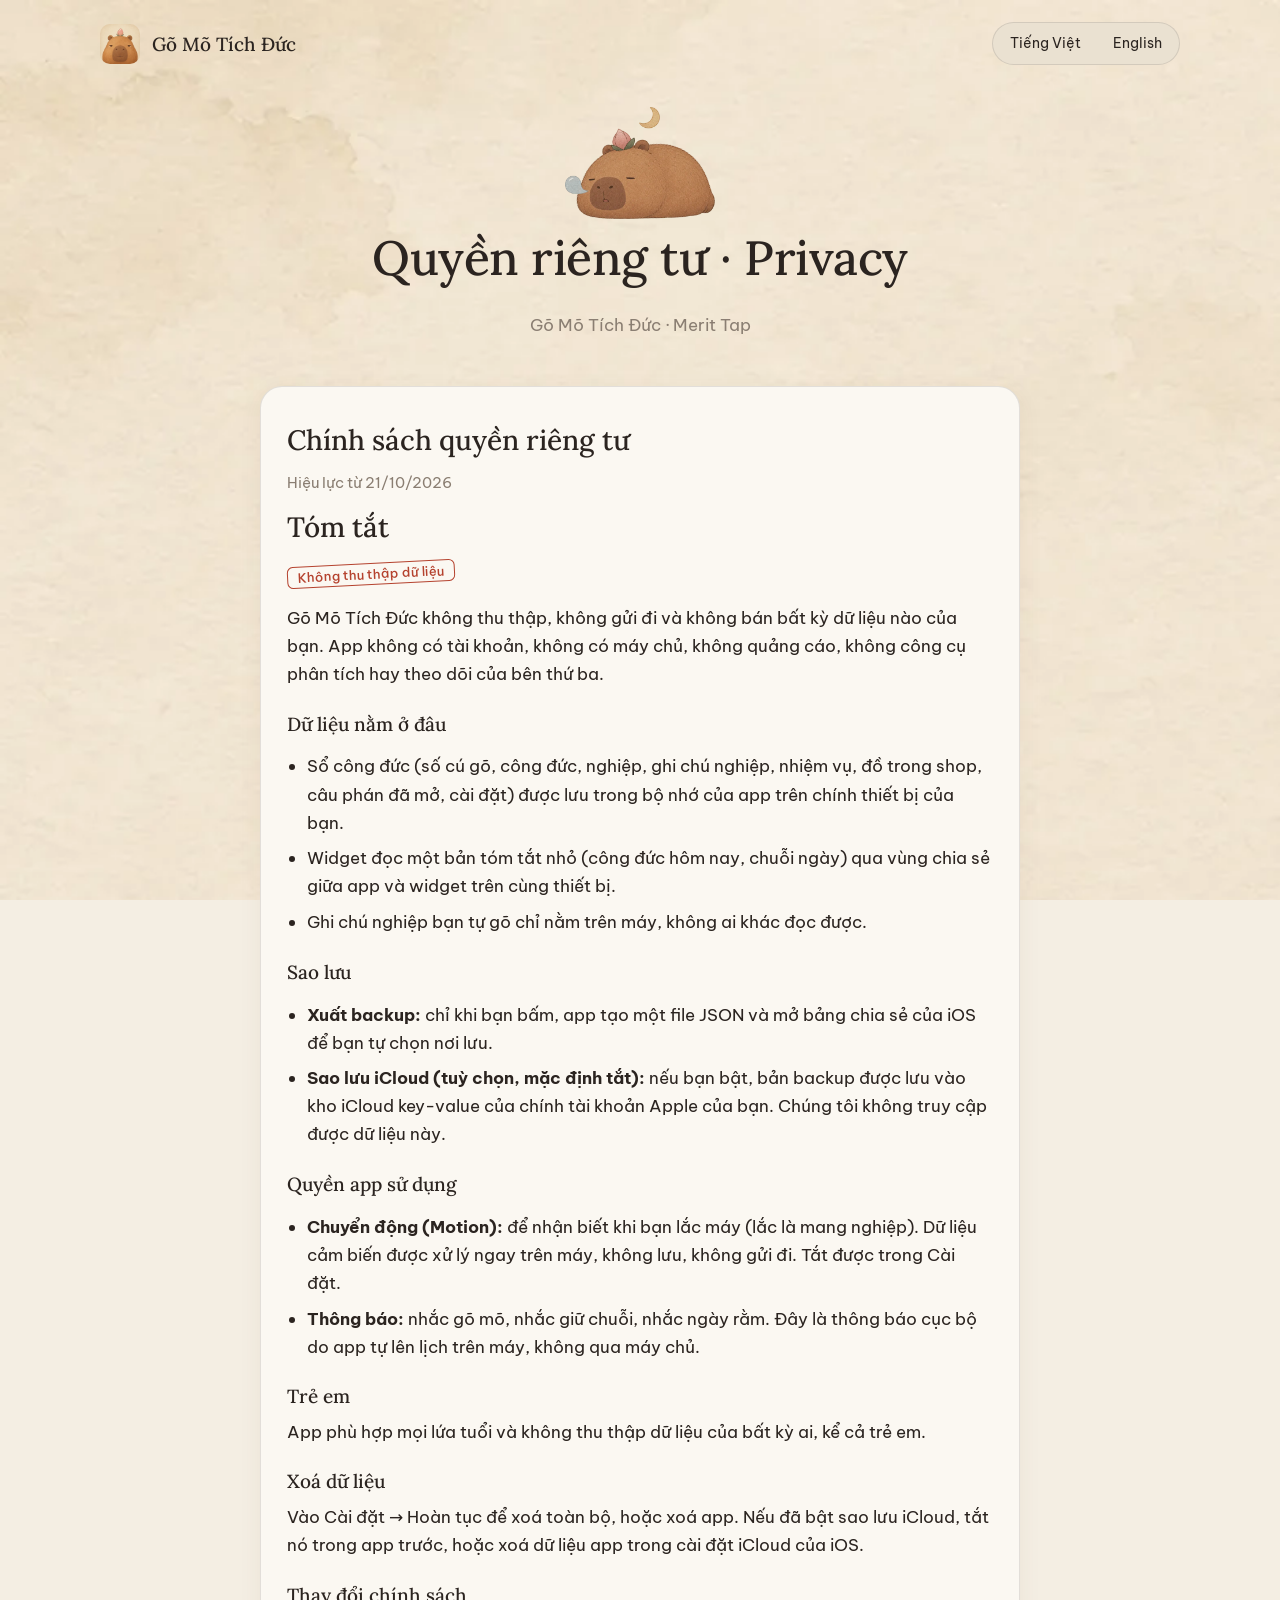
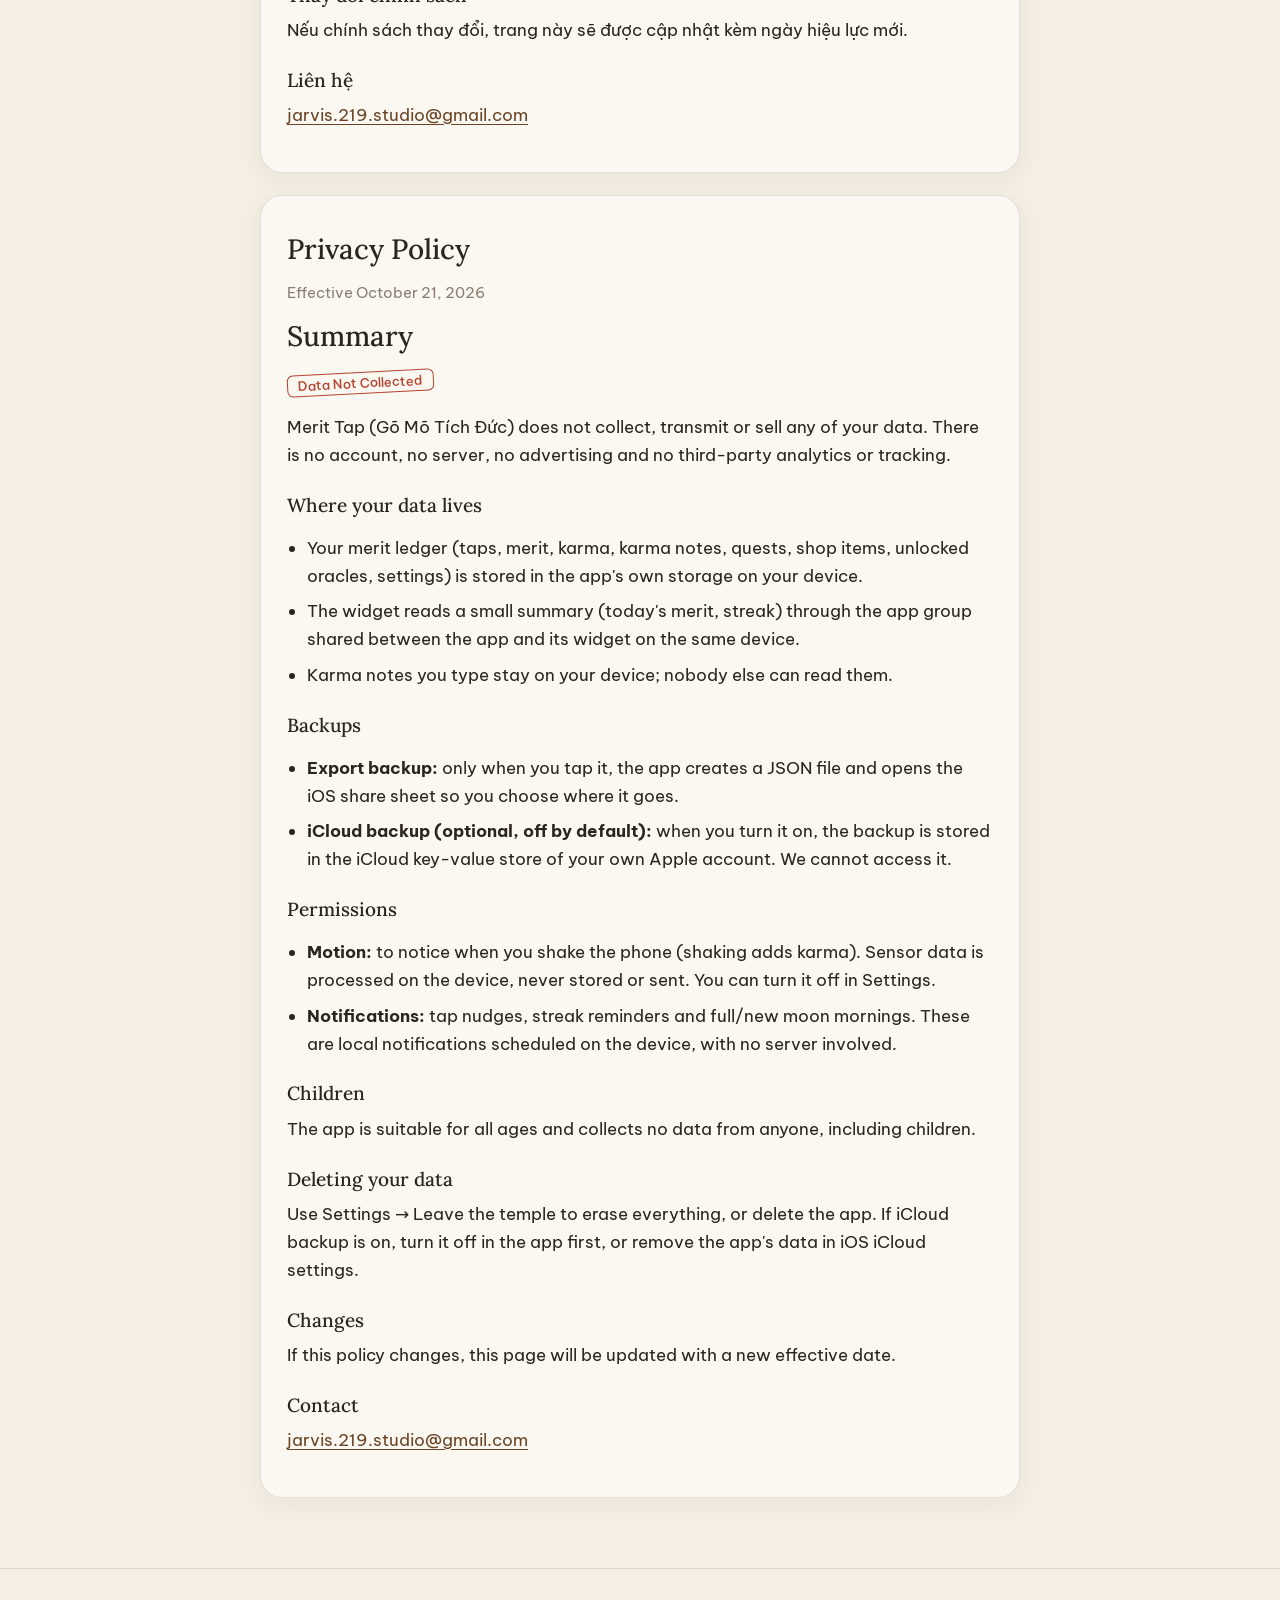
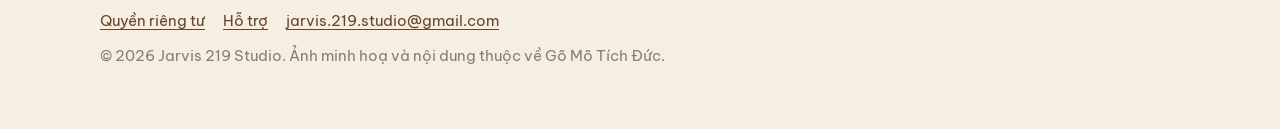
<file: privacy/index.html>
<!doctype html>
<html lang="vi">
<head>
<meta charset="utf-8">
<meta name="viewport" content="width=device-width, initial-scale=1">
<title>Chính sách quyền riêng tư · Privacy Policy — Gõ Mõ Tích Đức</title>
<meta name="description" content="Gõ Mõ Tích Đức không thu thập dữ liệu: không tài khoản, không máy chủ, không theo dõi. · Merit Tap collects no data.">
<link rel="canonical" href="https://jarvis219.github.io/go-mo-tich-duc-site/privacy/">
<meta name="theme-color" content="#F4EEE3">
<meta property="og:type" content="website">
<meta property="og:site_name" content="Gõ Mõ Tích Đức · Merit Tap">
<meta property="og:title" content="Chính sách quyền riêng tư · Privacy Policy — Gõ Mõ Tích Đức">
<meta property="og:description" content="Gõ Mõ Tích Đức không thu thập dữ liệu: không tài khoản, không máy chủ, không theo dõi. · Merit Tap collects no data.">
<meta property="og:url" content="https://jarvis219.github.io/go-mo-tich-duc-site/privacy/">
<meta property="og:image" content="https://jarvis219.github.io/go-mo-tich-duc-site/assets/og-vi.png">
<meta property="og:image:width" content="1200">
<meta property="og:image:height" content="630">
<meta name="twitter:card" content="summary_large_image">
<meta name="twitter:image" content="https://jarvis219.github.io/go-mo-tich-duc-site/assets/og-vi.png">
<link rel="icon" type="image/png" sizes="32x32" href="../assets/favicon-32.png">
<link rel="apple-touch-icon" href="../assets/apple-touch-icon.png">
<link rel="preconnect" href="https://fonts.googleapis.com">
<link rel="preconnect" href="https://fonts.gstatic.com" crossorigin>
<link href="https://fonts.googleapis.com/css2?family=Be+Vietnam+Pro:wght@400;500;600&family=Lora:wght@400;500&display=swap" rel="stylesheet">
<link rel="stylesheet" href="../assets/style.css?v=86c6da44">
</head>
<body>
<div class="wrap top">
  <a class="brand" href="../"><img src="../assets/img/icon.webp" width="40" height="40" alt="">Gõ Mõ Tích Đức</a>
  <nav class="lang-switch" aria-label="Language"><a href="#vi" hreflang="vi">Tiếng Việt</a><a href="#en" hreflang="en">English</a></nav>
</div>

<main class="wrap doc">
  <header>
    <img class="mascot" src="../assets/img/mascot_sleep.webp" alt="">
    <h1 style="font-size:clamp(32px,6vw,48px)">Quyền riêng tư · Privacy</h1>
    <p class="muted">Gõ Mõ Tích Đức · Merit Tap</p>
  </header>
  <article class="card" id="vi" lang="vi"><h2>Chính sách quyền riêng tư</h2><p class="date">Hiệu lực từ 21/10/2026</p>
<h2>Tóm tắt</h2>
<p><span class="seal">Không thu thập dữ liệu</span></p>
<p>Gõ Mõ Tích Đức không thu thập, không gửi đi và không bán bất kỳ dữ liệu nào của bạn. App không có tài khoản, không có máy chủ, không quảng cáo, không công cụ phân tích hay theo dõi của bên thứ ba.</p>
<h3>Dữ liệu nằm ở đâu</h3>
<ul>
<li>Sổ công đức (số cú gõ, công đức, nghiệp, ghi chú nghiệp, nhiệm vụ, đồ trong shop, câu phán đã mở, cài đặt) được lưu trong bộ nhớ của app trên chính thiết bị của bạn.</li>
<li>Widget đọc một bản tóm tắt nhỏ (công đức hôm nay, chuỗi ngày) qua vùng chia sẻ giữa app và widget trên cùng thiết bị.</li>
<li>Ghi chú nghiệp bạn tự gõ chỉ nằm trên máy, không ai khác đọc được.</li>
</ul>
<h3>Sao lưu</h3>
<ul>
<li><strong>Xuất backup:</strong> chỉ khi bạn bấm, app tạo một file JSON và mở bảng chia sẻ của iOS để bạn tự chọn nơi lưu.</li>
<li><strong>Sao lưu iCloud (tuỳ chọn, mặc định tắt):</strong> nếu bạn bật, bản backup được lưu vào kho iCloud key-value của chính tài khoản Apple của bạn. Chúng tôi không truy cập được dữ liệu này.</li>
</ul>
<h3>Quyền app sử dụng</h3>
<ul>
<li><strong>Chuyển động (Motion):</strong> để nhận biết khi bạn lắc máy (lắc là mang nghiệp). Dữ liệu cảm biến được xử lý ngay trên máy, không lưu, không gửi đi. Tắt được trong Cài đặt.</li>
<li><strong>Thông báo:</strong> nhắc gõ mõ, nhắc giữ chuỗi, nhắc ngày rằm. Đây là thông báo cục bộ do app tự lên lịch trên máy, không qua máy chủ.</li>
</ul>
<h3>Trẻ em</h3>
<p>App phù hợp mọi lứa tuổi và không thu thập dữ liệu của bất kỳ ai, kể cả trẻ em.</p>
<h3>Xoá dữ liệu</h3>
<p>Vào Cài đặt → Hoàn tục để xoá toàn bộ, hoặc xoá app. Nếu đã bật sao lưu iCloud, tắt nó trong app trước, hoặc xoá dữ liệu app trong cài đặt iCloud của iOS.</p>
<h3>Thay đổi chính sách</h3>
<p>Nếu chính sách thay đổi, trang này sẽ được cập nhật kèm ngày hiệu lực mới.</p>
<h3>Liên hệ</h3>
<p><a href="mailto:jarvis.219.studio@gmail.com">jarvis.219.studio@gmail.com</a></p>
</article><article class="card" id="en" lang="en"><h2>Privacy Policy</h2><p class="date">Effective October 21, 2026</p>
<h2>Summary</h2>
<p><span class="seal">Data Not Collected</span></p>
<p>Merit Tap (Gõ Mõ Tích Đức) does not collect, transmit or sell any of your data. There is no account, no server, no advertising and no third-party analytics or tracking.</p>
<h3>Where your data lives</h3>
<ul>
<li>Your merit ledger (taps, merit, karma, karma notes, quests, shop items, unlocked oracles, settings) is stored in the app's own storage on your device.</li>
<li>The widget reads a small summary (today's merit, streak) through the app group shared between the app and its widget on the same device.</li>
<li>Karma notes you type stay on your device; nobody else can read them.</li>
</ul>
<h3>Backups</h3>
<ul>
<li><strong>Export backup:</strong> only when you tap it, the app creates a JSON file and opens the iOS share sheet so you choose where it goes.</li>
<li><strong>iCloud backup (optional, off by default):</strong> when you turn it on, the backup is stored in the iCloud key-value store of your own Apple account. We cannot access it.</li>
</ul>
<h3>Permissions</h3>
<ul>
<li><strong>Motion:</strong> to notice when you shake the phone (shaking adds karma). Sensor data is processed on the device, never stored or sent. You can turn it off in Settings.</li>
<li><strong>Notifications:</strong> tap nudges, streak reminders and full/new moon mornings. These are local notifications scheduled on the device, with no server involved.</li>
</ul>
<h3>Children</h3>
<p>The app is suitable for all ages and collects no data from anyone, including children.</p>
<h3>Deleting your data</h3>
<p>Use Settings → Leave the temple to erase everything, or delete the app. If iCloud backup is on, turn it off in the app first, or remove the app's data in iOS iCloud settings.</p>
<h3>Changes</h3>
<p>If this policy changes, this page will be updated with a new effective date.</p>
<h3>Contact</h3>
<p><a href="mailto:jarvis.219.studio@gmail.com">jarvis.219.studio@gmail.com</a></p>
</article>
</main>
<footer>
  <div class="wrap">
    <nav>
      <a href="../privacy/#vi">Quyền riêng tư</a>
      <a href="../support/#vi">Hỗ trợ</a>
      <a href="mailto:jarvis.219.studio@gmail.com">jarvis.219.studio@gmail.com</a>
    </nav>
    <div>© 2026 Jarvis 219 Studio. Ảnh minh hoạ và nội dung thuộc về Gõ Mõ Tích Đức.</div>
  </div>
</footer>

</body>
</html>
</file>
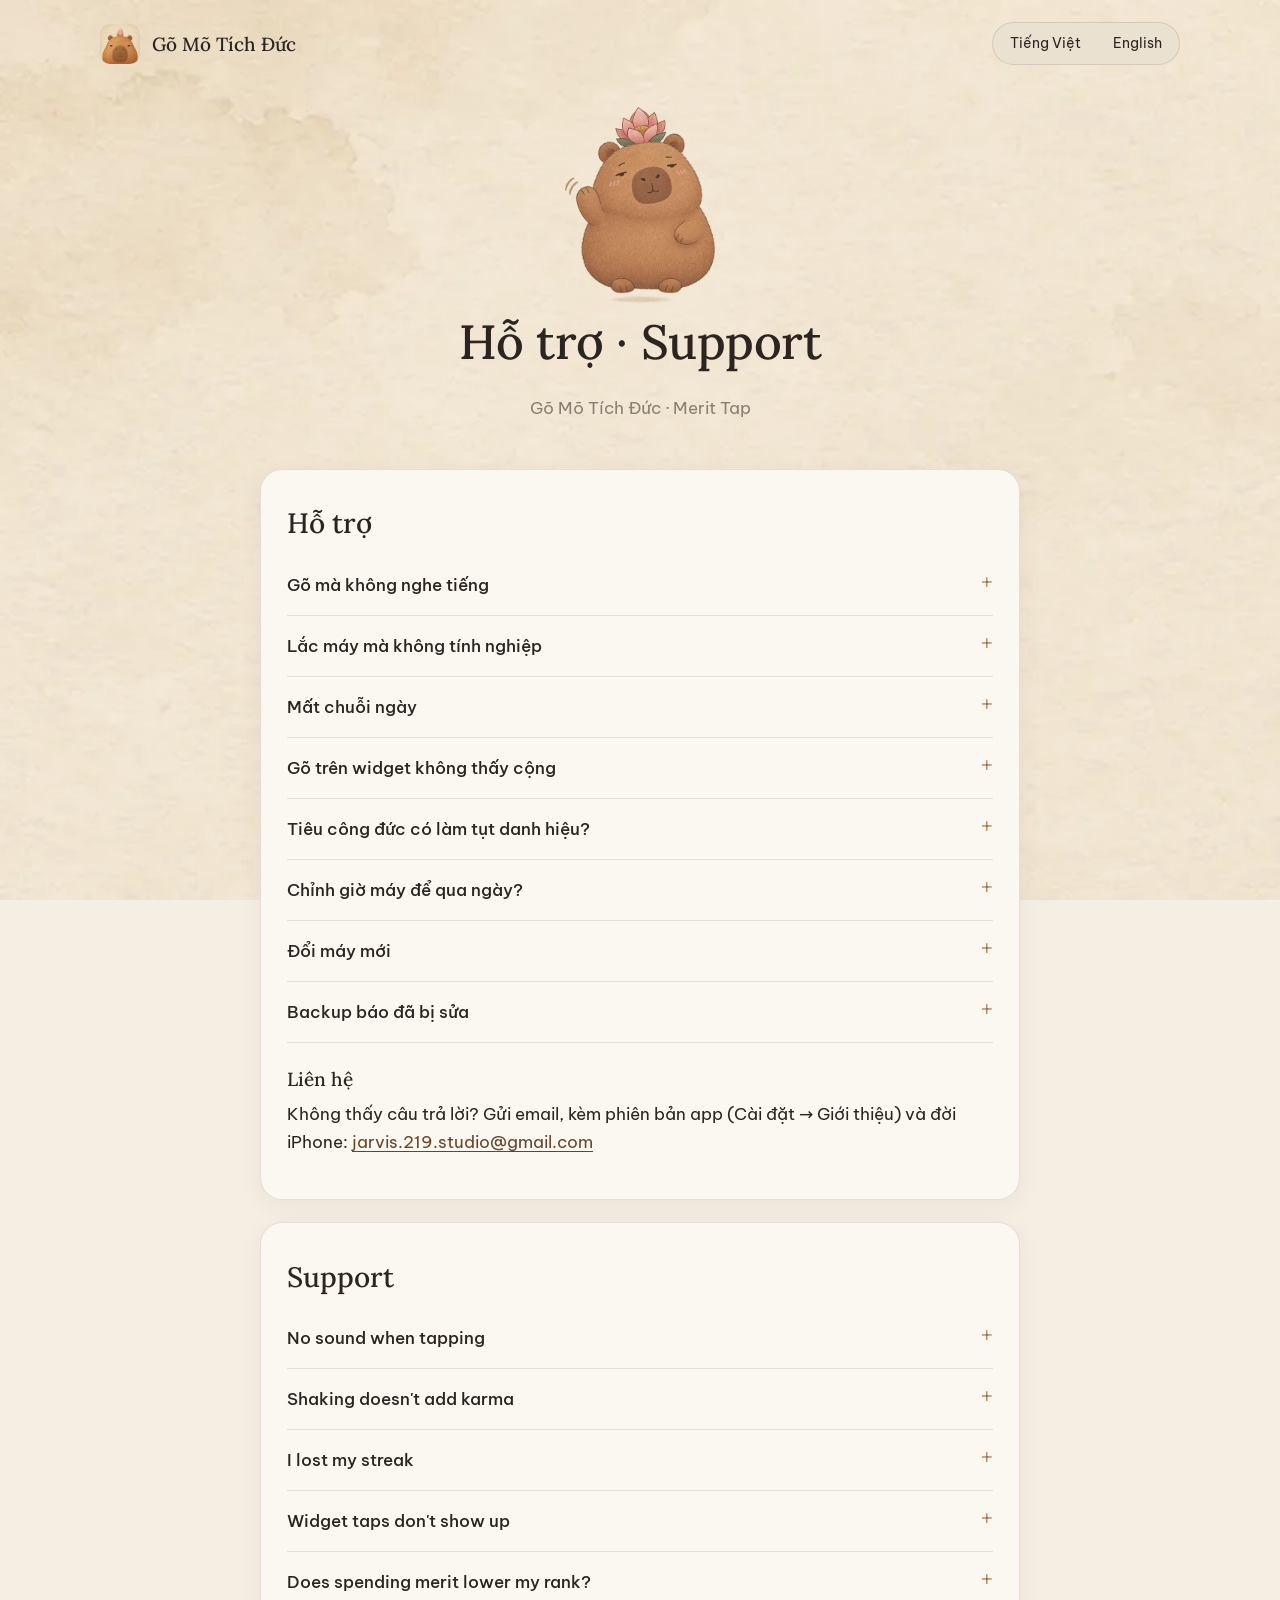
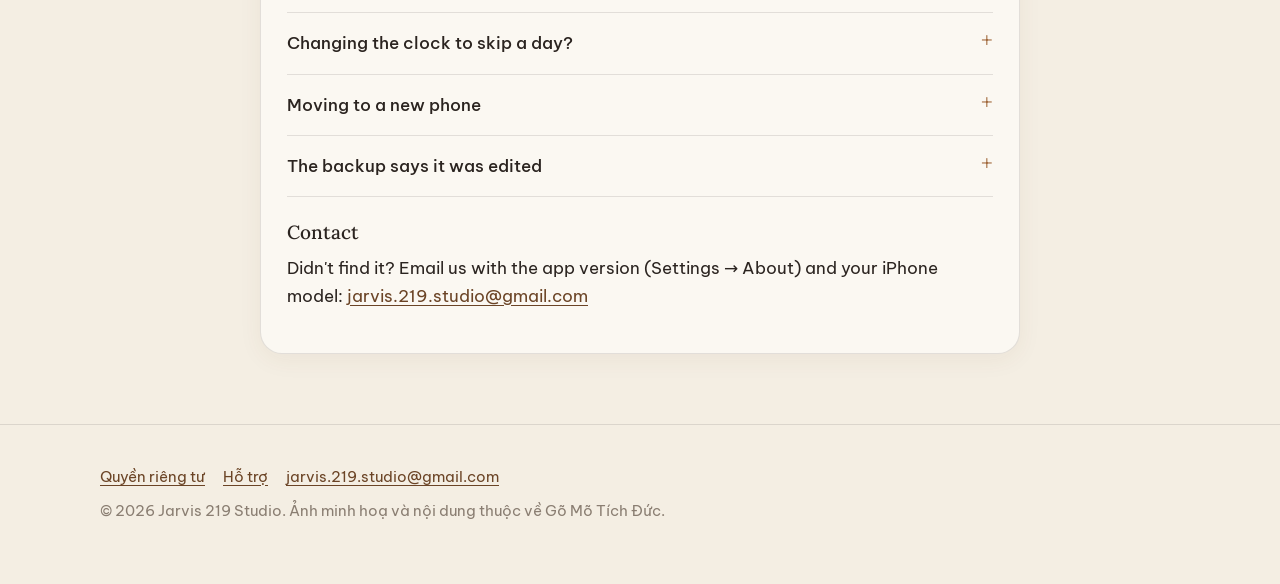
<file: support/index.html>
<!doctype html>
<html lang="vi">
<head>
<meta charset="utf-8">
<meta name="viewport" content="width=device-width, initial-scale=1">
<title>Hỗ trợ · Support — Gõ Mõ Tích Đức</title>
<meta name="description" content="Câu hỏi thường gặp và liên hệ hỗ trợ cho Gõ Mõ Tích Đức (Merit Tap).">
<link rel="canonical" href="https://jarvis219.github.io/go-mo-tich-duc-site/support/">
<meta name="theme-color" content="#F4EEE3">
<meta property="og:type" content="website">
<meta property="og:site_name" content="Gõ Mõ Tích Đức · Merit Tap">
<meta property="og:title" content="Hỗ trợ · Support — Gõ Mõ Tích Đức">
<meta property="og:description" content="Câu hỏi thường gặp và liên hệ hỗ trợ cho Gõ Mõ Tích Đức (Merit Tap).">
<meta property="og:url" content="https://jarvis219.github.io/go-mo-tich-duc-site/support/">
<meta property="og:image" content="https://jarvis219.github.io/go-mo-tich-duc-site/assets/og-vi.png">
<meta property="og:image:width" content="1200">
<meta property="og:image:height" content="630">
<meta name="twitter:card" content="summary_large_image">
<meta name="twitter:image" content="https://jarvis219.github.io/go-mo-tich-duc-site/assets/og-vi.png">
<link rel="icon" type="image/png" sizes="32x32" href="../assets/favicon-32.png">
<link rel="apple-touch-icon" href="../assets/apple-touch-icon.png">
<link rel="preconnect" href="https://fonts.googleapis.com">
<link rel="preconnect" href="https://fonts.gstatic.com" crossorigin>
<link href="https://fonts.googleapis.com/css2?family=Be+Vietnam+Pro:wght@400;500;600&family=Lora:wght@400;500&display=swap" rel="stylesheet">
<link rel="stylesheet" href="../assets/style.css?v=86c6da44">
</head>
<body>
<div class="wrap top">
  <a class="brand" href="../"><img src="../assets/img/icon.webp" width="40" height="40" alt="">Gõ Mõ Tích Đức</a>
  <nav class="lang-switch" aria-label="Language"><a href="#vi" hreflang="vi">Tiếng Việt</a><a href="#en" hreflang="en">English</a></nav>
</div>

<main class="wrap doc">
  <header>
    <img class="mascot" src="../assets/img/mascot_wave.webp" alt="">
    <h1 style="font-size:clamp(32px,6vw,48px)">Hỗ trợ · Support</h1>
    <p class="muted">Gõ Mõ Tích Đức · Merit Tap</p>
  </header>
  <article class="card" id="vi" lang="vi"><h2>Hỗ trợ</h2><details><summary>Gõ mà không nghe tiếng</summary><p>Kiểm tra công tắc im lặng bên hông iPhone (app tôn trọng chế độ im lặng), âm lượng, và trong Cài đặt app: Âm thanh đang bật, &quot;Gõ trong họp (chỉ rung)&quot; đang tắt.</p></details><details><summary>Lắc máy mà không tính nghiệp</summary><p>Vào Cài đặt → Nghiệp, bật &quot;Lắc máy là mang nghiệp&quot; và chỉnh độ nhạy. Mỗi lần lắc cách nhau ít nhất 2 giây mới tính.</p></details><details><summary>Mất chuỗi ngày</summary><p>Chuỗi tính theo ngày đủ mục tiêu. Mỗi 7 ngày liên tiếp app tặng 1 bùa giữ chuỗi (giữ tối đa 2), bùa tự dùng khi bạn lỡ một ngày. Có thể mua thêm ở Chùa Shop.</p></details><details><summary>Gõ trên widget không thấy cộng</summary><p>Cú gõ trên widget được ghi hàng chờ, mở app là công đức vào sổ.</p></details><details><summary>Tiêu công đức có làm tụt danh hiệu?</summary><p>Không. Danh hiệu tính theo công đức tích luỹ (không bao giờ giảm), ví chỉ để mua sắm.</p></details><details><summary>Chỉnh giờ máy để qua ngày?</summary><p>Sổ chỉ đi tới, không đi lùi. Chỉnh giờ lùi lại sẽ không mở lại ngày cũ hay làm mới nhiệm vụ.</p></details><details><summary>Đổi máy mới</summary><p>Cài đặt → Xuất backup trên máy cũ, gửi file sang máy mới rồi Nhập backup. Hoặc bật Sao lưu iCloud rồi Khôi phục từ iCloud trên máy mới.</p></details><details><summary>Backup báo đã bị sửa</summary><p>File backup có chữ ký chống sửa. Nếu file bị chỉnh tay, app sẽ không nhận. Dùng file gốc do app xuất ra.</p></details><h3>Liên hệ</h3><p>Không thấy câu trả lời? Gửi email, kèm phiên bản app (Cài đặt → Giới thiệu) và đời iPhone: <a href="mailto:jarvis.219.studio@gmail.com?subject=G%C3%B5%20M%C3%B5">jarvis.219.studio@gmail.com</a></p></article><article class="card" id="en" lang="en"><h2>Support</h2><details><summary>No sound when tapping</summary><p>Check the silent switch (the app respects it), the volume, and in the app&#x27;s Settings: Sound on, &quot;Meeting mode (vibrate only)&quot; off.</p></details><details><summary>Shaking doesn&#x27;t add karma</summary><p>Settings → Karma: turn on &quot;Shaking adds karma&quot; and adjust the sensitivity. Shakes less than 2 seconds apart count once.</p></details><details><summary>I lost my streak</summary><p>A streak counts days you reach the goal. Every 7 days in a row gives a streak charm (hold up to 2), used automatically when you miss a day. More in the temple shop.</p></details><details><summary>Widget taps don&#x27;t show up</summary><p>Taps on the widget are queued; they land in your ledger when you open the app.</p></details><details><summary>Does spending merit lower my rank?</summary><p>No. Ranks follow lifetime merit, which never goes down; the wallet is only for shopping.</p></details><details><summary>Changing the clock to skip a day?</summary><p>The ledger only moves forward. Turning the clock back never reopens a past day or refreshes quests.</p></details><details><summary>Moving to a new phone</summary><p>Settings → Export backup on the old phone, send the file over and Import backup. Or turn on iCloud backup and Restore from iCloud on the new phone.</p></details><details><summary>The backup says it was edited</summary><p>Backups are signed. A hand-edited file is refused; use the original file the app exported.</p></details><h3>Contact</h3><p>Didn't find it? Email us with the app version (Settings → About) and your iPhone model: <a href="mailto:jarvis.219.studio@gmail.com?subject=G%C3%B5%20M%C3%B5">jarvis.219.studio@gmail.com</a></p></article>
</main>
<footer>
  <div class="wrap">
    <nav>
      <a href="../privacy/#vi">Quyền riêng tư</a>
      <a href="../support/#vi">Hỗ trợ</a>
      <a href="mailto:jarvis.219.studio@gmail.com">jarvis.219.studio@gmail.com</a>
    </nav>
    <div>© 2026 Jarvis 219 Studio. Ảnh minh hoạ và nội dung thuộc về Gõ Mõ Tích Đức.</div>
  </div>
</footer>

</body>
</html>
</file>
<file: assets/style.css>
/* Gõ Mõ Tích Đức — "Thiền gỗ ấm": rice paper, warm wood, vermilion seal, old bronze. */
:root {
  --paper: #F4EEE3;
  --paper-deep: #EAE1D1;
  --surface: #FBF8F2;
  --ink: #2B2420;
  --muted: #8A7E72;
  --hairline: rgba(43, 36, 32, .12);
  --wood: #A0673A;
  --wood-dark: #6B4426;
  --wood-soft: #E8D9C4;
  --vermilion: #B5432F;
  --bronze: #B8893E;
  --bronze-soft: #F1E4C8;
  --jade: #5E8C6A;
  --jade-soft: #DDE8DD;
  --rose-soft: #F2DADA;
  --serif: "Lora", Georgia, serif;
  --sans: "Be Vietnam Pro", system-ui, -apple-system, sans-serif;
  --radius: 22px;
}

* { box-sizing: border-box; }
html { scroll-behavior: smooth; }
body {
  margin: 0;
  background: var(--paper) url("img/bg_paper.webp") center top / cover fixed;
  color: var(--ink);
  font: 400 17px/1.65 var(--sans);
  -webkit-font-smoothing: antialiased;
}
img { max-width: 100%; height: auto; display: block; }
a { color: var(--wood-dark); text-underline-offset: 3px; }
a:hover { color: var(--vermilion); }
h1, h2, h3 { font-family: var(--serif); font-weight: 500; line-height: 1.2; margin: 0 0 .5em; }
h1 { font-size: clamp(40px, 7vw, 68px); letter-spacing: -.01em; }
h2 { font-size: clamp(28px, 4.2vw, 40px); }
h3 { font-size: 21px; }
p { margin: 0 0 1em; }
.wrap { width: min(1080px, 100% - 40px); margin-inline: auto; }
.muted { color: var(--muted); }
.eyebrow { font: 500 13px/1 var(--sans); letter-spacing: .14em; text-transform: uppercase; color: var(--wood); margin-bottom: 14px; }

/* Top bar */
.top { display: flex; align-items: center; justify-content: space-between; padding: 22px 0; }
.brand { display: flex; align-items: center; gap: 12px; text-decoration: none; color: var(--ink); font: 500 19px var(--serif); }
.brand img { width: 40px; height: 40px; border-radius: 10px; }
.lang-switch { display: flex; gap: 4px; background: var(--paper-deep); padding: 3px; border-radius: 999px; border: 1px solid var(--hairline); }
.lang-switch a { padding: 6px 14px; border-radius: 999px; text-decoration: none; color: var(--ink); font-size: 14px; }
.lang-switch a[aria-current="true"] { background: var(--wood-dark); color: var(--surface); }

/* Hero */
.hero > *, .grid3 > *, .grid2 > * { min-width: 0; }
.hero { display: grid; grid-template-columns: minmax(0, 1.05fr) minmax(0, .95fr); gap: 40px; align-items: center; padding: 30px 0 70px; }
.hero .tagline { font-size: 20px; color: var(--muted); max-width: 32ch; }
.cta { display: flex; flex-wrap: wrap; gap: 12px; margin-top: 26px; }
.btn { display: inline-flex; align-items: center; gap: 10px; padding: 14px 22px; border-radius: 16px; font: 500 16px var(--sans); text-decoration: none; border: 1px solid var(--hairline); }
.btn.primary { background: var(--wood-dark); color: var(--surface); }
.btn.primary:hover { color: var(--surface); filter: brightness(1.08); }
.btn.ghost { background: var(--surface); color: var(--ink); }
.btn small { display: block; font-size: 12px; opacity: .8; font-weight: 400; }
.pills { display: flex; flex-wrap: wrap; gap: 8px; margin-top: 22px; }
.pill { padding: 6px 12px; border-radius: 999px; background: var(--surface); border: 1px solid var(--hairline); font-size: 14px; color: var(--muted); }

/* The tappable mõ */
.stage { position: relative; aspect-ratio: 1; max-width: 460px; margin: 60px auto 0; width: 100%; user-select: none; -webkit-user-select: none; }
.stage .ring { position: absolute; inset: 4%; border-radius: 50%; border: 2px dotted rgba(160, 103, 58, .35); }
.stage button { all: unset; position: absolute; inset: 14% 12% 10%; cursor: pointer; -webkit-tap-highlight-color: transparent; }
.stage button:focus-visible { outline: 2px solid var(--wood); outline-offset: 6px; border-radius: 30px; }
.stage .mo { width: 100%; transition: transform .06s ease-out; transform-origin: 50% 100%; }
.stage .mallet { position: absolute; width: 40%; left: 42%; top: 10%; transform: rotate(14deg); transform-origin: 96% 96%; transition: transform .12s cubic-bezier(.3, 1.6, .5, 1); pointer-events: none; }
.stage.hit .mo { transform: scale(1.035, .95); }
.stage.hit .mallet { transform: rotate(0deg); transition-duration: .045s; transition-timing-function: ease-in; }
.stage .tinh { position: absolute; width: 30%; left: -4%; bottom: -4%; pointer-events: none; }
.stage .count { position: absolute; top: -15%; left: 0; right: 0; text-align: center; font: 400 15px var(--sans); color: var(--muted); }
.stage .count b { font: 400 34px var(--serif); color: var(--ink); display: block; line-height: 1.1; }
.float { position: absolute; font: 500 20px var(--serif); color: var(--wood-dark); pointer-events: none; animation: rise .8s ease-out forwards; white-space: nowrap; }
.float.lucky { color: var(--vermilion); font-size: 26px; }
@keyframes rise { from { opacity: 1; transform: translate(-50%, -10px); } to { opacity: 0; transform: translate(-50%, -90px); } }

/* Sections */
section { padding: 70px 0; }
.card { background: var(--surface); border: 1px solid var(--hairline); border-radius: var(--radius); padding: 26px; box-shadow: 0 6px 24px rgba(107, 68, 38, .06); }
.grid3 { display: grid; grid-template-columns: repeat(3, 1fr); gap: 18px; }
.grid2 { display: grid; grid-template-columns: repeat(2, 1fr); gap: 18px; }
.step img { width: 130px; height: 120px; object-fit: contain; margin: -6px auto 8px; }
.step { text-align: center; }
.step .n { font: 400 15px var(--serif); color: var(--bronze); }
.feature { display: flex; gap: 16px; align-items: flex-start; }
.feature img { width: 64px; height: 72px; object-fit: contain; flex: none; }
.feature h3 { margin-bottom: .25em; }
.feature p { margin: 0; color: var(--muted); font-size: 16px; }

.shelf { display: flex; gap: 18px; overflow-x: auto; padding: 10px 4px 22px; scroll-snap-type: x mandatory; }
.shelf figure { margin: 0; flex: 0 0 150px; scroll-snap-align: start; text-align: center; }
.shelf figure img { width: 140px; height: 120px; object-fit: contain; margin: 0 auto 6px; }
.shelf figcaption { font-size: 14px; color: var(--muted); }

.shots { display: flex; gap: 22px; overflow-x: auto; padding: 10px 4px 26px; scroll-snap-type: x mandatory; }
.shots.cards img { border-radius: 22px; }
.shots img { flex: 0 0 auto; width: 240px; border-radius: 30px; border: 1px solid var(--hairline); box-shadow: 0 14px 34px rgba(107, 68, 38, .14); scroll-snap-align: center; }

.widgets { display: grid; grid-template-columns: repeat(4, minmax(0, 1fr)); gap: 18px; margin-top: 26px;
  padding: 26px; border-radius: 34px; background: var(--paper-deep) url("img/bg_mist.webp") center / cover; }
.widgets img { width: 100%; border-radius: 22px; box-shadow: 0 10px 26px rgba(43, 36, 32, .16); }
.widgets .w-small { grid-row: 1; }
.widgets .w-medium { grid-column: 1 / span 2; grid-row: 2; }
.widgets .w-large { grid-column: 3 / span 2; grid-row: 1 / span 2; }
.promise { text-align: center; }
.promise ul { list-style: none; padding: 0; margin: 24px 0 0; display: flex; flex-wrap: wrap; justify-content: center; gap: 10px; }
.promise li { padding: 10px 16px; border-radius: 999px; background: var(--jade-soft); color: #3f6a4c; font-size: 15px; }

details { border-bottom: 1px solid var(--hairline); padding: 16px 0; }
details summary { cursor: pointer; font-weight: 500; list-style: none; display: flex; justify-content: space-between; gap: 12px; }
details summary::after { content: "+"; font: 400 22px var(--serif); color: var(--wood); line-height: 1; }
details[open] summary::after { content: "–"; }
details p { margin: 10px 0 0; color: var(--muted); }

footer { padding: 40px 0 60px; color: var(--muted); font-size: 15px; border-top: 1px solid var(--hairline); margin-top: 30px; }
footer nav { display: flex; flex-wrap: wrap; gap: 18px; margin-bottom: 10px; }

/* Documents (privacy, support) */
.doc { max-width: 760px; margin: 0 auto; padding-bottom: 40px; }
.doc header { text-align: center; padding: 20px 0 30px; }
.doc header img.mascot { width: 150px; margin: 0 auto 10px; }
.doc .date { color: var(--muted); font-size: 15px; }
.doc .card + .card { margin-top: 22px; }
.doc h2 { font-size: 28px; margin-top: .4em; }
.doc h3 { margin-top: 1.3em; font-size: 19px; }
.doc ul { padding-left: 1.2em; }
.doc li { margin-bottom: .45em; }
.anchor-nav { display: flex; justify-content: center; gap: 8px; margin-top: 14px; }
.seal { display: inline-block; padding: 2px 10px; border: 1.5px solid var(--vermilion); color: var(--vermilion); border-radius: 6px; font: 500 13px var(--sans); transform: rotate(-3deg); }

@media (max-width: 860px) {
  .hero { grid-template-columns: minmax(0, 1fr); text-align: center; padding-top: 10px; }
  .stage { max-width: 340px; }
  .hero .tagline { margin-inline: auto; }
  .cta, .pills { justify-content: center; }
  .grid3, .grid2 { grid-template-columns: minmax(0, 1fr); }
  .widgets { grid-template-columns: repeat(2, minmax(0, 1fr)); padding: 16px; gap: 12px; }
  .widgets .w-large { grid-column: 1 / span 2; grid-row: 3; }
  section { padding: 50px 0; }
}
@media (prefers-reduced-motion: reduce) {
  .stage .mo, .stage .mallet { transition: none; }
  .float { animation-duration: .01s; }
  html { scroll-behavior: auto; }
}
</file>
